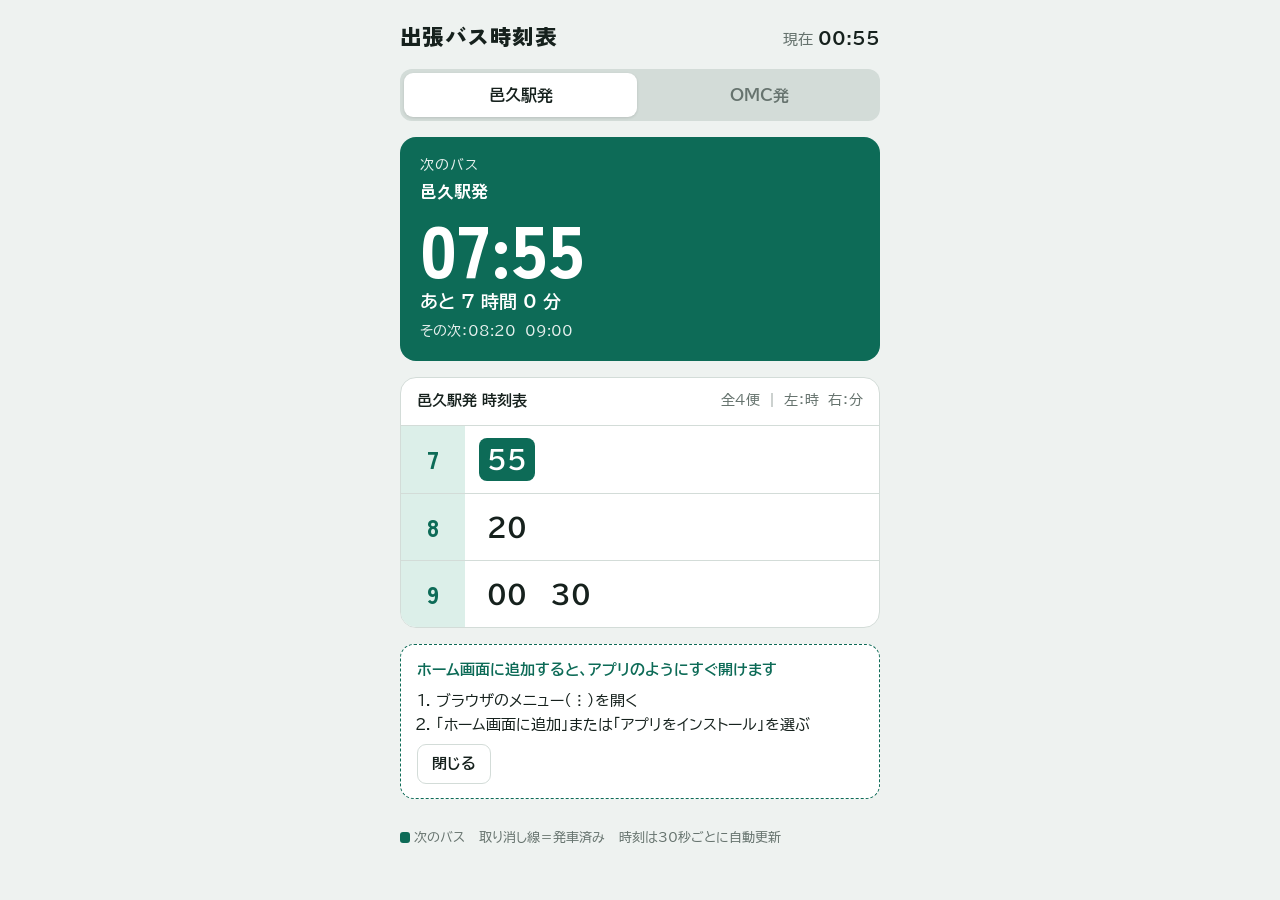
<file: bus/index.html>
<!doctype html>
<html lang="ja">
<head>
<meta charset="utf-8">
<meta name="viewport" content="width=device-width, initial-scale=1, viewport-fit=cover">
<title>出張バス時刻表</title>
<meta name="description" content="邑久駅発・OMC発のバス時刻と、次のバスまでの残り時間を表示します。">
<meta name="theme-color" content="#0d6b57">
<link rel="manifest" href="manifest.webmanifest">
<link rel="icon" href="icon.svg" type="image/svg+xml">
<link rel="apple-touch-icon" href="apple-touch-icon.png">
<meta name="apple-mobile-web-app-capable" content="yes">
<meta name="mobile-web-app-capable" content="yes">
<meta name="apple-mobile-web-app-title" content="バス時刻">
<meta name="apple-mobile-web-app-status-bar-style" content="default">
<link rel="preconnect" href="https://fonts.googleapis.com">
<link rel="stylesheet" href="https://fonts.googleapis.com/css2?family=BIZ+UDPGothic:wght@400;700&family=Zen+Kaku+Gothic+New:wght@700;900&display=swap">
<style>
/* Layout: one narrow column like a bus-stop pole sign — next-bus panel on top, 時｜分 timetable below */
:root {
  --bg: #eef2f0;
  --surface: #ffffff;
  --fg: #16211d;
  --muted: #66736e;
  --line: #d3dcd8;
  --accent: #0d6b57;       /* bus-stop sign green */
  --accent-fg: #ffffff;
  --accent-soft: #dcefe9;
  --warn: #b4531a;
  --font-display: "Zen Kaku Gothic New", "Hiragino Sans", "Yu Gothic", sans-serif;
  --font-body: "BIZ UDPGothic", "Hiragino Sans", "Yu Gothic", "Meiryo", sans-serif;
}
@media (prefers-color-scheme: dark) {
  :root:not([data-theme="light"]) {
    --bg: #0f1513; --surface: #18211e; --fg: #e8efec; --muted: #93a29c; --line: #2b3733;
    --accent: #3fb394; --accent-fg: #06120e; --accent-soft: #1d3530; --warn: #f0995e;
    color-scheme: dark;
  }
}
:root[data-theme="dark"] {
  --bg: #0f1513; --surface: #18211e; --fg: #e8efec; --muted: #93a29c; --line: #2b3733;
  --accent: #3fb394; --accent-fg: #06120e; --accent-soft: #1d3530; --warn: #f0995e;
  color-scheme: dark;
}

* { box-sizing: border-box; }
html { -webkit-text-size-adjust: 100%; }
[hidden] { display: none !important; }
body {
  margin: 0;
  background: var(--bg);
  color: var(--fg);
  font-family: var(--font-body);
  font-size: 16px;
  line-height: 1.5;
  padding-left: max(16px, env(safe-area-inset-left, 0px));
  padding-right: max(16px, env(safe-area-inset-right, 0px));
  padding-top: calc(20px + env(safe-area-inset-top, 0px));
  padding-bottom: calc(40px + env(safe-area-inset-bottom, 0px));
}
.wrap { max-width: 480px; margin: 0 auto; display: flex; flex-direction: column; gap: 16px; }

header { display: flex; justify-content: space-between; align-items: baseline; gap: 12px; flex-wrap: wrap; }
h1 { font-family: var(--font-display); font-weight: 900; font-size: 1.35rem; margin: 0; letter-spacing: .02em; }
.clock { font-variant-numeric: tabular-nums; color: var(--muted); font-size: .95rem; }
.clock b { color: var(--fg); font-size: 1.15rem; }

/* stop switcher */
.tabs { display: grid; grid-template-columns: 1fr 1fr; gap: 6px; background: var(--line); padding: 4px; border-radius: 12px; }
.tabs button {
  font: inherit; font-weight: 700; font-size: 1rem; border: 0; border-radius: 9px; padding: 10px 8px;
  background: transparent; color: var(--muted); cursor: pointer;
}
.tabs button[aria-selected="true"] { background: var(--surface); color: var(--fg); box-shadow: 0 1px 3px rgb(0 0 0 / .12); }
.tabs button:focus-visible { outline: 3px solid var(--accent); outline-offset: 1px; }

/* next bus panel */
.next {
  background: var(--accent); color: var(--accent-fg);
  border-radius: 16px; padding: 18px 20px 20px;
  display: flex; flex-direction: column; gap: 4px;
}
.next .label { font-size: .85rem; letter-spacing: .08em; opacity: .9; }
.next .stopname { font-family: var(--font-display); font-weight: 700; font-size: 1.05rem; }
.next .time {
  font-family: var(--font-display); font-weight: 900; font-variant-numeric: tabular-nums;
  font-size: clamp(3.2rem, 18vw, 4.6rem); line-height: 1.05; letter-spacing: .02em;
}
.next .wait { font-size: 1.1rem; font-weight: 700; }
.next .after { font-size: .9rem; opacity: .9; font-variant-numeric: tabular-nums; }
.next.done { background: var(--surface); color: var(--fg); border: 1px solid var(--line); }
.next.done .time { font-size: 1.6rem; }
.soon .wait { background: var(--accent-fg); color: var(--accent); align-self: flex-start; padding: 2px 10px; border-radius: 999px; }

/* timetable: Japanese 時｜分 layout */
.table { background: var(--surface); border: 1px solid var(--line); border-radius: 16px; overflow: hidden; }
.table h2 { margin: 0; padding: 12px 16px; font-size: .95rem; font-weight: 700; border-bottom: 1px solid var(--line); display: flex; justify-content: space-between; gap: 8px; }
.table h2 span { color: var(--muted); font-weight: 400; font-size: .85rem; }
.row { display: grid; grid-template-columns: 64px 1fr; border-bottom: 1px solid var(--line); }
.row:last-child { border-bottom: 0; }
.hour {
  background: var(--accent-soft); color: var(--accent);
  font-family: var(--font-display); font-weight: 900; font-size: 1.5rem;
  display: grid; place-items: center; font-variant-numeric: tabular-nums;
}
.mins { display: flex; flex-wrap: wrap; gap: 8px; padding: 12px 14px; }
.min {
  font-variant-numeric: tabular-nums; font-weight: 700; font-size: 1.6rem;
  min-width: 2.6ch; text-align: center; padding: 2px 8px; border-radius: 8px;
}
.min.past { color: var(--muted); opacity: .45; text-decoration: line-through; font-weight: 400; }
.min.is-next { background: var(--accent); color: var(--accent-fg); }
.legend { font-size: .8rem; color: var(--muted); display: flex; gap: 14px; flex-wrap: wrap; }
.legend i { display: inline-block; width: .8em; height: .8em; border-radius: 3px; background: var(--accent); vertical-align: -1px; margin-right: 4px; }

.install { background: var(--surface); border: 1px dashed var(--accent); border-radius: 14px; padding: 14px 16px; display: flex; flex-direction: column; gap: 8px; font-size: .92rem; }
.install strong { color: var(--accent); }
.install ol { margin: 0; padding-left: 1.3em; display: flex; flex-direction: column; gap: 2px; }
.install .actions { display: flex; gap: 8px; flex-wrap: wrap; }
.install button { font: inherit; font-weight: 700; border-radius: 9px; padding: 8px 14px; cursor: pointer; border: 1px solid var(--line); background: transparent; color: var(--fg); }
.install button.primary { background: var(--accent); color: var(--accent-fg); border-color: var(--accent); }
.install button:focus-visible { outline: 3px solid var(--accent); outline-offset: 2px; }
</style>
</head>
<body>

<div class="wrap">
  <header>
    <h1>出張バス時刻表</h1>
    <div class="clock">現在 <b id="now">--:--</b></div>
  </header>

  <div class="tabs" role="tablist" id="tabs"></div>

  <section class="next" id="next" aria-live="polite"></section>

  <section class="table" id="table"></section>

  <section class="install" id="install" hidden>
    <strong>ホーム画面に追加すると、アプリのようにすぐ開けます</strong>
    <div id="install-steps"></div>
    <div class="actions">
      <button type="button" class="primary" id="install-btn" hidden>ホーム画面に追加</button>
      <button type="button" id="install-close">閉じる</button>
    </div>
  </section>

  <p class="legend"><span><i></i>次のバス</span><span>取り消し線＝発車済み</span><span>時刻は30秒ごとに自動更新</span></p>
</div>

<script>
const STOPS = [
  { id: "oku", name: "邑久駅発", times: ["07:55", "08:20", "09:00", "09:30"] },
  { id: "omc", name: "OMC発",   times: ["17:15", "17:40", "18:05"] },
];

const toMin = t => { const [h, m] = t.split(":").map(Number); return h * 60 + m; };
const pad = n => String(n).padStart(2, "0");

// Start on the stop whose buses are still to come today (morning → 邑久駅, afternoon → OMC)
function defaultStop() {
  const d = new Date(), now = d.getHours() * 60 + d.getMinutes();
  const first = STOPS.find(s => s.times.some(t => toMin(t) >= now));
  return (first || STOPS[0]).id;
}

let current = defaultStop();
try { const saved = sessionStorage.getItem("bus-stop"); if (saved && STOPS.some(s => s.id === saved)) current = saved; } catch (e) {}

const tabsEl = document.getElementById("tabs");
STOPS.forEach(s => {
  const b = document.createElement("button");
  b.type = "button"; b.role = "tab"; b.id = "tab-" + s.id; b.textContent = s.name;
  b.addEventListener("click", () => {
    current = s.id;
    try { sessionStorage.setItem("bus-stop", current); } catch (e) {}
    render();
  });
  tabsEl.appendChild(b);
});

function waitText(diff) {
  if (diff <= 0) return "まもなく発車";
  if (diff < 60) return `あと ${diff} 分`;
  return `あと ${Math.floor(diff / 60)} 時間 ${diff % 60} 分`;
}

function render() {
  const d = new Date();
  const now = d.getHours() * 60 + d.getMinutes();
  document.getElementById("now").textContent = `${pad(d.getHours())}:${pad(d.getMinutes())}`;

  const stop = STOPS.find(s => s.id === current);
  tabsEl.querySelectorAll("button").forEach(b => b.setAttribute("aria-selected", String(b.id === "tab-" + current)));

  const upcoming = stop.times.filter(t => toMin(t) >= now);
  const nextT = upcoming[0];

  // next bus panel
  const nextEl = document.getElementById("next");
  if (nextT) {
    const diff = toMin(nextT) - now;
    nextEl.className = "next" + (diff <= 10 ? " soon" : "");
    const after = upcoming.slice(1, 3);
    nextEl.innerHTML = `
      <div class="label">次のバス</div>
      <div class="stopname">${stop.name}</div>
      <div class="time">${nextT}</div>
      <div class="wait">${waitText(diff)}</div>
      <div class="after">${after.length ? "その次：" + after.join("　") : "これが本日の最終です"}</div>`;
  } else {
    nextEl.className = "next done";
    nextEl.innerHTML = `
      <div class="label">${stop.name}</div>
      <div class="time">本日の運行は終了しました</div>
      <div class="after">明日の始発：${stop.times[0]}</div>`;
  }

  // 時｜分 timetable
  const byHour = {};
  stop.times.forEach(t => { const h = t.slice(0, 2); (byHour[h] ||= []).push(t); });
  const rows = Object.keys(byHour).sort().map(h => `
    <div class="row">
      <div class="hour">${Number(h)}</div>
      <div class="mins">${byHour[h].map(t => {
        const cls = t === nextT ? "is-next" : (toMin(t) < now ? "past" : "");
        return `<span class="min ${cls}" title="${t}">${t.slice(3)}</span>`;
      }).join("")}</div>
    </div>`).join("");
  document.getElementById("table").innerHTML =
    `<h2>${stop.name} 時刻表 <span>全${stop.times.length}便 ｜ 左：時　右：分</span></h2>${rows}`;
}

render();
setInterval(render, 30000);
document.addEventListener("visibilitychange", () => { if (!document.hidden) render(); });

// ---- ホーム画面に追加（PWA） ----
if ("serviceWorker" in navigator) {
  window.addEventListener("load", () => navigator.serviceWorker.register("sw.js").catch(() => {}));
}
(function () {
  const box = document.getElementById("install");
  const steps = document.getElementById("install-steps");
  const btn = document.getElementById("install-btn");
  const standalone = matchMedia("(display-mode: standalone)").matches || navigator.standalone === true;
  let dismissed = false;
  try { dismissed = localStorage.getItem("bus-install-dismissed") === "1"; } catch (e) {}
  if (standalone || dismissed) return;

  const ua = navigator.userAgent;
  const isIOS = /iPhone|iPad|iPod/.test(ua) || (navigator.platform === "MacIntel" && navigator.maxTouchPoints > 1);
  if (isIOS) {
    steps.innerHTML = "<ol><li>Safari で開く</li><li>画面下の共有ボタン（□に↑）をタップ</li><li>「ホーム画面に追加」→「追加」</li></ol>";
  } else {
    steps.innerHTML = "<ol><li>ブラウザのメニュー（︙）を開く</li><li>「ホーム画面に追加」または「アプリをインストール」を選ぶ</li></ol>";
  }
  box.hidden = false;

  let deferred = null;
  window.addEventListener("beforeinstallprompt", e => {
    e.preventDefault(); deferred = e; btn.hidden = false;
  });
  btn.addEventListener("click", async () => {
    if (!deferred) return;
    deferred.prompt();
    const { outcome } = await deferred.userChoice;
    deferred = null; btn.hidden = true;
    if (outcome === "accepted") box.hidden = true;
  });
  window.addEventListener("appinstalled", () => { box.hidden = true; });
  document.getElementById("install-close").addEventListener("click", () => {
    box.hidden = true;
    try { localStorage.setItem("bus-install-dismissed", "1"); } catch (e) {}
  });
})();
</script>
</body>
</html>
</file>
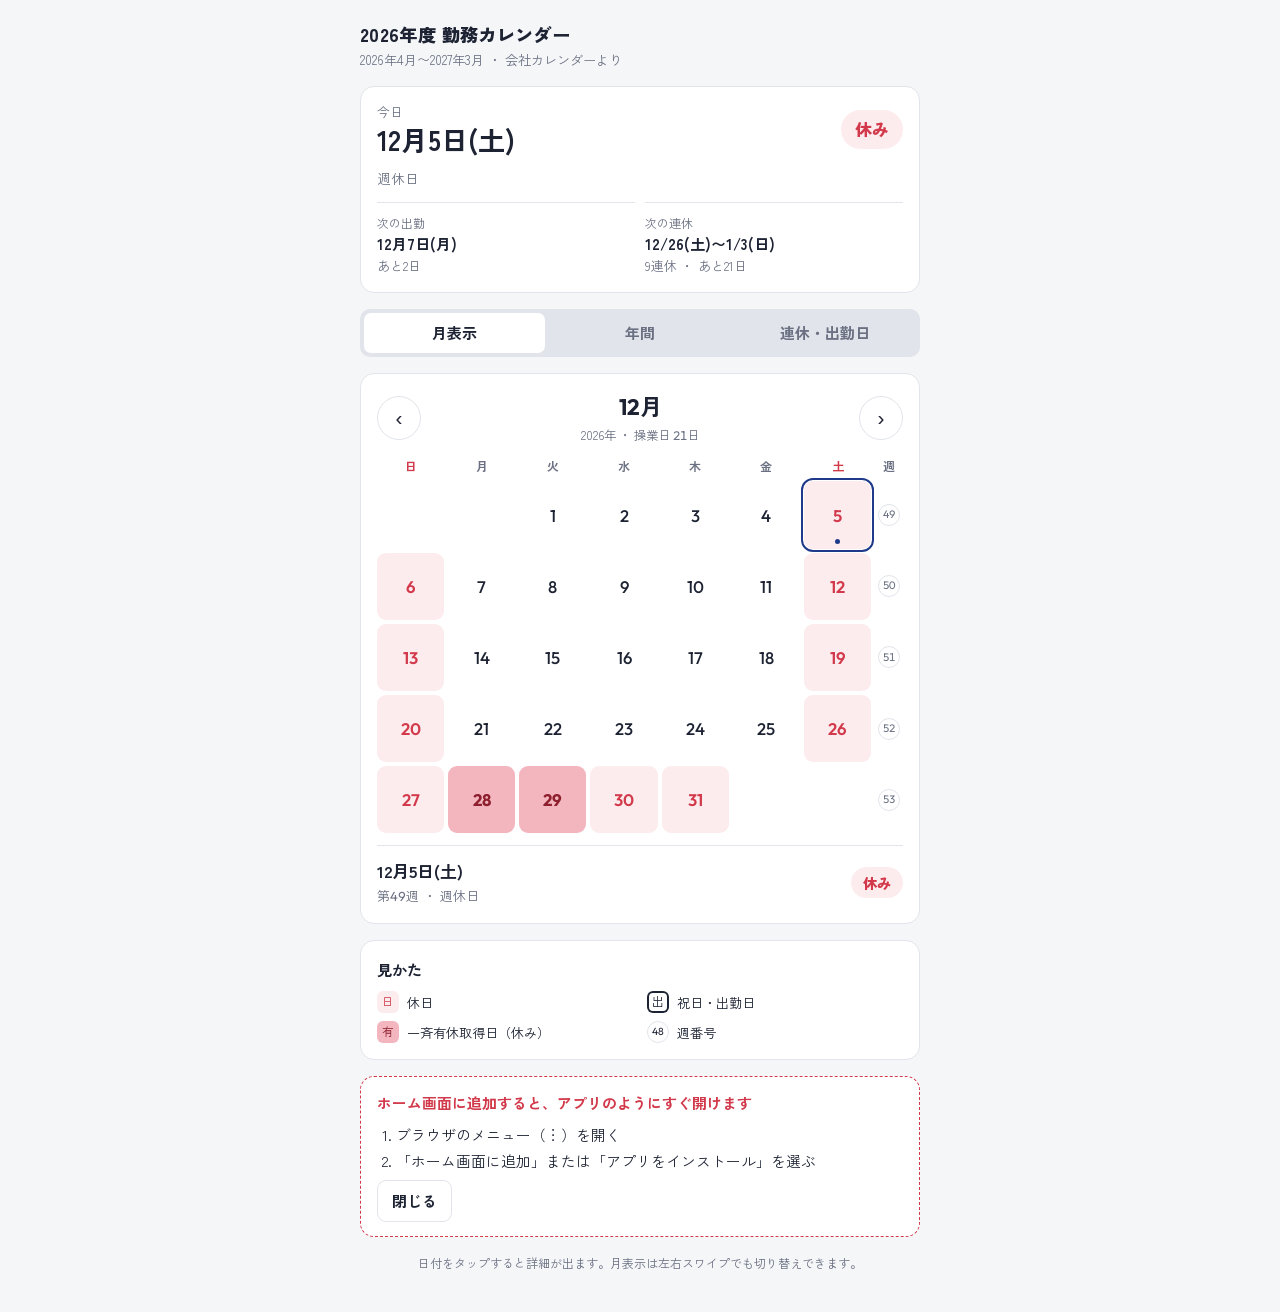
<file: calendar/index.html>
<!doctype html>
<html lang="ja">
<head>
<meta charset="utf-8">
<meta name="viewport" content="width=device-width, initial-scale=1, viewport-fit=cover">
<title>2026年度 勤務カレンダー</title>
<meta name="description" content="職場の2026年度カレンダー。今日が出勤か休みか、次の休みや連休をすぐ確認できます。">
<meta name="theme-color" content="#d23a4c">
<link rel="manifest" href="manifest.webmanifest">
<link rel="icon" href="icon.svg" type="image/svg+xml">
<link rel="apple-touch-icon" href="apple-touch-icon.png">
<meta name="apple-mobile-web-app-capable" content="yes">
<meta name="mobile-web-app-capable" content="yes">
<meta name="apple-mobile-web-app-title" content="勤務カレンダー">
<meta name="apple-mobile-web-app-status-bar-style" content="default">
<link rel="preconnect" href="https://fonts.googleapis.com">
<link rel="stylesheet" href="https://fonts.googleapis.com/css2?family=Zen+Kaku+Gothic+New:wght@400;500;700;900&family=Outfit:wght@400;500;600;700&display=swap">
<style>
/* Layout: one narrow column, phone first — today's status on top, then month grid, then lists. */
:root{
  --bg:#f5f6f8; --surface:#ffffff; --ink:#1d2333; --muted:#6b7183; --line:#e1e4ea;
  --off:#d23a4c; --off-bg:#fdecee; --paid:#f3b6be; --paid-ink:#8e1f2e;
  --work:#2d6a4f; --work-bg:#e6f2ec; --accent:#1f3a8a; --ring:#1d2333;
  --font-jp:"Zen Kaku Gothic New","Hiragino Sans","Hiragino Kaku Gothic ProN","Noto Sans JP","Yu Gothic",sans-serif;
  --font-num:"Outfit","Zen Kaku Gothic New",system-ui,sans-serif;
}
@media (prefers-color-scheme: dark){:root:not([data-theme="light"]){
  --bg:#12151c; --surface:#1b1f29; --ink:#e9ebf1; --muted:#9aa0b1; --line:#2c3240;
  --off:#ff6b7b; --off-bg:#3a1d24; --paid:#7a2f3b; --paid-ink:#ffd5da;
  --work:#6fcf9f; --work-bg:#17312a; --accent:#8fa8ff; --ring:#e9ebf1; color-scheme:dark}}
:root[data-theme="dark"]{
  --bg:#12151c; --surface:#1b1f29; --ink:#e9ebf1; --muted:#9aa0b1; --line:#2c3240;
  --off:#ff6b7b; --off-bg:#3a1d24; --paid:#7a2f3b; --paid-ink:#ffd5da;
  --work:#6fcf9f; --work-bg:#17312a; --accent:#8fa8ff; --ring:#e9ebf1; color-scheme:dark}
*{box-sizing:border-box}
body{background:var(--bg);color:var(--ink);font-family:var(--font-jp);font-size:15px;line-height:1.6;
  padding-left:max(16px,env(safe-area-inset-left,0px));padding-right:max(16px,env(safe-area-inset-right,0px));padding-block:20px 40px}
.wrap{max-width:560px;margin:0 auto;display:flex;flex-direction:column;gap:16px}
header h1{font-size:1.15rem;font-weight:900;margin:0;letter-spacing:.02em;text-wrap:balance}
header p{margin:0;color:var(--muted);font-size:.82rem}
.num{font-family:var(--font-num);font-variant-numeric:tabular-nums}
.panel{background:var(--surface);border:1px solid var(--line);border-radius:14px;padding:16px}
h2{font-size:.95rem;margin:0 0 10px;font-weight:700}

/* Today */
.today{display:flex;flex-direction:column;gap:12px}
.today-top{display:flex;align-items:center;justify-content:space-between;gap:12px;flex-wrap:wrap}
.today-label{font-size:.78rem;color:var(--muted);letter-spacing:.08em}
.today-date{font-size:1.7rem;font-weight:700;line-height:1.2}
.pill{display:inline-flex;align-items:center;gap:6px;border-radius:999px;padding:6px 14px;font-weight:900;font-size:1.05rem;white-space:nowrap}
.pill.work{background:var(--work-bg);color:var(--work)}
.pill.off{background:var(--off-bg);color:var(--off)}
.pill.paid{background:var(--paid);color:var(--paid-ink)}
.pill.hw{background:var(--work-bg);color:var(--work);box-shadow:inset 0 0 0 2px var(--work)}
.note{font-size:.85rem;color:var(--muted)}
.next{display:grid;grid-template-columns:1fr 1fr;gap:10px}
.next > div{border-top:1px solid var(--line);padding-top:10px;min-width:0}
.next .k{font-size:.75rem;color:var(--muted)}
.next .v{font-weight:700}
.next .s{font-size:.8rem;color:var(--muted)}

/* Tabs */
.tabs{display:flex;gap:4px;background:var(--line);padding:4px;border-radius:10px}
.tabs button{flex:1;border:0;background:transparent;color:var(--muted);font:inherit;font-weight:700;padding:8px;border-radius:7px;cursor:pointer}
.tabs button[aria-selected="true"]{background:var(--surface);color:var(--ink)}

/* Month */
.mhead{display:flex;align-items:center;justify-content:space-between;gap:8px;margin-bottom:10px}
.mtitle{text-align:center}
.mtitle b{font-size:1.4rem;font-family:var(--font-num)}
.mtitle > span{display:block;font-size:.78rem;color:var(--muted)}
.nav{width:44px;height:44px;border-radius:50%;border:1px solid var(--line);background:var(--surface);color:var(--ink);font-size:1.3rem;cursor:pointer}
.nav:disabled{opacity:.3;cursor:default}
.grid{display:grid;grid-template-columns:repeat(7,1fr) 28px;gap:4px;touch-action:pan-y}
.dow{text-align:center;font-size:.75rem;color:var(--muted);font-weight:700;padding-bottom:2px}
.dow.sun,.dow.sat{color:var(--off)}
.wk{display:flex;align-items:center;justify-content:center;font-size:.68rem;color:var(--muted)}
.wk i{font-style:normal;border:1px solid var(--line);border-radius:50%;width:22px;height:22px;display:flex;align-items:center;justify-content:center}
.day{aspect-ratio:1/1;max-width:100%;border:0;border-radius:9px;background:transparent;color:var(--ink);font-family:var(--font-num);font-size:1.05rem;font-weight:500;cursor:pointer;position:relative;display:flex;align-items:center;justify-content:center;padding:0}
.day.off{color:var(--off);background:var(--off-bg);font-weight:600}
.day.paid{background:var(--paid);color:var(--paid-ink);font-weight:700}
.day.hw{box-shadow:inset 0 0 0 2px var(--ink);font-weight:700}
.day.today::after{content:"";position:absolute;left:50%;bottom:5px;width:5px;height:5px;margin-left:-2.5px;border-radius:50%;background:var(--accent)}
.day.sel{outline:2.5px solid var(--accent);outline-offset:1px}
.day:focus-visible{outline:2.5px solid var(--accent);outline-offset:1px}
.day.empty{cursor:default}
.detail{margin-top:12px;border-top:1px solid var(--line);padding-top:12px;display:flex;align-items:center;justify-content:space-between;gap:10px;flex-wrap:wrap;min-height:58px}
.detail .d{font-weight:700;font-size:1.05rem}
.detail .n{font-size:.82rem;color:var(--muted)}
.detail .pill{font-size:.9rem;padding:4px 12px}

/* Year */
.year{display:grid;grid-template-columns:repeat(3,1fr);gap:10px}
@media (max-width:420px){.year{grid-template-columns:repeat(2,1fr)}}
.mini{border:1px solid var(--line);border-radius:10px;padding:8px;background:var(--surface);cursor:pointer;text-align:left;color:var(--ink);font:inherit;min-width:0}
.mini:hover{border-color:var(--muted)}
.mini .h{display:flex;justify-content:space-between;align-items:baseline;margin-bottom:4px}
.mini .h b{font-family:var(--font-num);font-size:1.05rem}
.mini .h span{font-size:.68rem;color:var(--muted)}
.mg{display:grid;grid-template-columns:repeat(7,1fr);gap:1px}
.mg i{font-style:normal;font-family:var(--font-num);font-size:.62rem;text-align:center;line-height:1.7;border-radius:3px}
.mg i.off{color:var(--off);background:var(--off-bg)}
.mg i.paid{background:var(--paid);color:var(--paid-ink)}
.mg i.hw{box-shadow:inset 0 0 0 1px var(--ink)}
.mg i.today{background:var(--accent);color:var(--surface)}

/* Lists */
.list{list-style:none;margin:0;padding:0;display:flex;flex-direction:column}
.list li{display:flex;justify-content:space-between;align-items:center;gap:10px;padding:9px 0;border-top:1px solid var(--line)}
.list li:first-child{border-top:0}
.list li.past{opacity:.45}
.list .t{font-weight:700}
.list .sub{font-size:.78rem;color:var(--muted)}
.badge{font-family:var(--font-num);font-weight:700;font-size:.85rem;border-radius:6px;padding:2px 8px;white-space:nowrap;background:var(--off-bg);color:var(--off)}
.badge.big{background:var(--off);color:var(--surface)}
.badge.w{background:var(--work-bg);color:var(--work)}
.legend{display:grid;grid-template-columns:1fr 1fr;gap:8px 14px;font-size:.82rem}
.legend span{display:flex;align-items:center;gap:8px}
.sw{font-style:normal;width:22px;height:22px;border-radius:6px;display:inline-flex;align-items:center;justify-content:center;font-family:var(--font-num);font-size:.72rem;flex:none}
.stats{display:grid;grid-template-columns:repeat(3,1fr);gap:8px;text-align:center}
.stats b{display:block;font-family:var(--font-num);font-size:1.5rem}
.stats span{font-size:.75rem;color:var(--muted)}
footer{font-size:.75rem;color:var(--muted);text-align:center}
@media (prefers-reduced-motion:no-preference){.grid.slide{animation:sl .18s ease-out}@keyframes sl{from{opacity:.4;transform:translateX(var(--dx,0))}to{opacity:1;transform:none}}}

[hidden]{display:none!important}
html{-webkit-text-size-adjust:100%}
body{margin:0;padding-top:max(20px,env(safe-area-inset-top,0px));padding-bottom:max(40px,env(safe-area-inset-bottom,0px))}
.install{background:var(--surface);border:1px dashed var(--off);border-radius:14px;padding:14px 16px;display:flex;flex-direction:column;gap:8px;font-size:.92rem}
.install strong{color:var(--off)}
.install ol{margin:0;padding-left:1.3em;display:flex;flex-direction:column;gap:2px}
.install .actions{display:flex;gap:8px;flex-wrap:wrap}
.install button{font:inherit;font-weight:700;border-radius:9px;padding:8px 14px;cursor:pointer;border:1px solid var(--line);background:transparent;color:var(--ink)}
.install button.primary{background:var(--off);color:#fff;border-color:var(--off)}
.install button:focus-visible{outline:3px solid var(--accent);outline-offset:2px}
</style>
</head>
<body>
<div class="wrap">
  <header>
    <h1>2026年度 勤務カレンダー</h1>
    <p>2026年4月〜2027年3月 ・ 会社カレンダーより</p>
  </header>

  <section class="panel today" id="today"></section>

  <div class="tabs" role="tablist">
    <button role="tab" id="tab-month" aria-selected="true">月表示</button>
    <button role="tab" id="tab-year" aria-selected="false">年間</button>
    <button role="tab" id="tab-list" aria-selected="false">連休・出勤日</button>
  </div>

  <section class="panel" id="view-month">
    <div class="mhead">
      <button class="nav" id="prev" aria-label="前の月">‹</button>
      <div class="mtitle" id="mtitle"></div>
      <button class="nav" id="next" aria-label="次の月">›</button>
    </div>
    <div class="grid" id="grid"></div>
    <div class="detail" id="detail"></div>
  </section>

  <section class="panel" id="view-year" hidden>
    <h2>年間カレンダー</h2>
    <div class="year" id="year"></div>
  </section>

  <div id="view-list" hidden style="display:flex;flex-direction:column;gap:16px">
    <section class="panel"><h2>連休（3日以上）</h2><ul class="list" id="streaks"></ul></section>
    <section class="panel"><h2>祝日・出勤日</h2><p class="note" style="margin:0 0 6px">カレンダーで□印の日。祝日ですが出勤です。</p><ul class="list" id="hwork"></ul></section>
    <section class="panel"><h2>年間の合計</h2><div class="stats" id="stats"></div></section>
  </div>

  <section class="panel">
    <h2>見かた</h2>
    <div class="legend">
      <span><i class="sw" style="background:var(--off-bg);color:var(--off)">日</i>休日</span>
      <span><i class="sw" style="box-shadow:inset 0 0 0 2px var(--ink)">出</i>祝日・出勤日</span>
      <span><i class="sw" style="background:var(--paid);color:var(--paid-ink)">有</i>一斉有休取得日（休み）</span>
      <span><i class="sw" style="border:1px solid var(--line);border-radius:50%;font-size:.65rem">48</i>週番号</span>
    </div>
  </section>

  <section class="install" id="install" hidden>
    <strong>ホーム画面に追加すると、アプリのようにすぐ開けます</strong>
    <div id="install-steps"></div>
    <div class="actions">
      <button type="button" class="primary" id="install-btn" hidden>ホーム画面に追加</button>
      <button type="button" id="install-close">閉じる</button>
    </div>
  </section>

  <footer>日付をタップすると詳細が出ます。月表示は左右スワイプでも切り替えできます。</footer>
</div>

<script>
(function(){
// ===== Calendar data (transcribed from the printed card) =====
const OFF = {
  "2026-04":[4,5,11,12,18,19,25,26],
  "2026-05":[2,3,4,5,6,7,8,9,10,16,17,23,24,30,31],
  "2026-06":[6,7,13,14,20,21,27,28],
  "2026-07":[4,5,11,12,18,19,20,25,26],
  "2026-08":[1,2,8,9,10,11,12,13,14,15,16,22,23,29,30],
  "2026-09":[5,6,12,13,19,20,21,26,27],
  "2026-10":[3,4,10,11,12,17,18,24,25,31],
  "2026-11":[1,7,8,14,15,21,22,23,28,29],
  "2026-12":[5,6,12,13,19,20,26,27,30,31],
  "2027-01":[1,2,3,9,10,11,16,17,23,24,30,31],
  "2027-02":[6,7,13,14,20,21,27,28],
  "2027-03":[6,7,13,14,20,21,22,27,28]
};
const PAID = new Set(["2026-12-28","2026-12-29"]);
const HOLIDAY_WORK = new Set(["2026-04-29","2026-09-22","2026-09-23","2026-11-03","2027-02-11","2027-02-23"]);
const HOLIDAYS = {
  "2026-04-29":"昭和の日","2026-05-03":"憲法記念日","2026-05-04":"みどりの日","2026-05-05":"こどもの日","2026-05-06":"振替休日",
  "2026-07-20":"海の日","2026-08-11":"山の日","2026-09-21":"敬老の日","2026-09-22":"国民の休日","2026-09-23":"秋分の日",
  "2026-10-12":"スポーツの日","2026-11-03":"文化の日","2026-11-23":"勤労感謝の日","2027-01-01":"元日","2027-01-11":"成人の日",
  "2027-02-11":"建国記念の日","2027-02-23":"天皇誕生日","2027-03-21":"春分の日","2027-03-22":"振替休日"
};
const SEASONS = [
  ["2026-05-02","2026-05-10","ゴールデンウィーク"],
  ["2026-08-08","2026-08-16","夏季休暇"],
  ["2026-12-26","2027-01-03","年末年始休暇"]
];
const START = new Date(2026,3,1), END = new Date(2027,2,31);
const DOW = ["日","月","火","水","木","金","土"];

// ===== Helpers =====
const pad = n => String(n).padStart(2,"0");
const key = d => `${d.getFullYear()}-${pad(d.getMonth()+1)}-${pad(d.getDate())}`;
const mkey = (y,m) => `${y}-${pad(m+1)}`;
const addDays = (d,n) => new Date(d.getFullYear(),d.getMonth(),d.getDate()+n);
const inRange = d => d >= START && d <= END;
const fmt = d => `${d.getMonth()+1}月${d.getDate()}日(${DOW[d.getDay()]})`;
const fmtShort = d => `${d.getMonth()+1}/${d.getDate()}(${DOW[d.getDay()]})`;
const diffDays = (a,b) => Math.round((b-a)/864e5);

function status(d){
  const k = key(d);
  if (!inRange(d)) return "none";
  if (PAID.has(k)) return "paid";
  if (HOLIDAY_WORK.has(k)) return "hw";
  if ((OFF[k.slice(0,7)]||[]).includes(d.getDate())) return "off";
  return "work";
}
const isRest = d => { const s = status(d); return s==="off"||s==="paid"; };
function season(d){ const k=key(d); const s=SEASONS.find(([a,b])=>k>=a&&k<=b); return s?s[2]:""; }
function noteFor(d){
  const k=key(d), st=status(d), parts=[];
  if (HOLIDAYS[k]) parts.push(HOLIDAYS[k]);
  if (st==="paid") parts.push("全社一斉に有給休暇を取る日");
  if (st==="hw") parts.push("祝日ですが出勤日");
  const s = season(d); if (s && st!=="work" && st!=="hw") parts.push(s);
  if (st==="off" && !parts.length) parts.push(d.getDay()===0||d.getDay()===6 ? "週休日" : "会社休日");
  return parts.join("・");
}
const LABEL = {work:"出勤",hw:"出勤",off:"休み",paid:"休み（有休）",none:"範囲外"};
function weekNo(d){
  const sun = addDays(d,-d.getDay());
  const base = sun >= new Date(2027,0,3) ? new Date(2027,0,3) : new Date(2025,11,28);
  return Math.floor(diffDays(base,sun)/7)+1;
}
function workDays(y,m){
  const n = new Date(y,m+1,0).getDate();
  return n - (OFF[mkey(y,m)]||[]).length; // 有休日は操業日に含む（カード記載どおり）
}

// ===== Streaks =====
const streaks = [];
for (let d=new Date(START); d<=END; d=addDays(d,1)){
  if (isRest(d) && !isRest(addDays(d,-1))){
    let e=d; while (addDays(e,1)<=END && isRest(addDays(e,1))) e=addDays(e,1);
    const len = diffDays(d,e)+1;
    if (len>=2) streaks.push({s:new Date(d),e,len});
  }
}

// ===== Today =====
const now = new Date(); const today = new Date(now.getFullYear(),now.getMonth(),now.getDate());
function renderToday(){
  const el = document.getElementById("today");
  if (!inRange(today)){
    el.innerHTML = `<div><div class="today-label">今日</div><div class="today-date">${fmt(today)}</div></div>
      <p class="note" style="margin:0">今日はこのカレンダーの期間外です（2026年4月1日〜2027年3月31日）。</p>`;
    return;
  }
  const st = status(today);
  let nextOff=null, nextWork=null;
  for (let d=addDays(today,1); d<=END; d=addDays(d,1)){
    if (!nextOff && isRest(d)) nextOff=d;
    if (!nextWork && !isRest(d)) nextWork=d;
    if (nextOff && nextWork) break;
  }
  const nextLong = streaks.find(s=>s.len>=3 && s.e>=today && s.s>today) ;
  const cur = streaks.find(s=>s.s<=today && s.e>=today);
  const left = (a)=> { const n=diffDays(today,a); return n===1?"明日":`あと${n}日`; };
  let a, b;
  if (st==="work"||st==="hw"){
    a = nextOff ? `<div class="k">次の休み</div><div class="v">${fmt(nextOff)}</div><div class="s">${left(nextOff)}</div>` : `<div class="k">次の休み</div><div class="v">—</div>`;
  } else {
    a = nextWork ? `<div class="k">次の出勤</div><div class="v">${fmt(nextWork)}</div><div class="s">${left(nextWork)}${cur&&cur.len>=3?` ・ ${cur.len}連休中`:""}</div>` : `<div class="k">次の出勤</div><div class="v">—</div>`;
  }
  b = nextLong ? `<div class="k">次の連休</div><div class="v">${fmtShort(nextLong.s)}〜${fmtShort(nextLong.e)}</div><div class="s">${nextLong.len}連休 ・ ${left(nextLong.s)}</div>` : `<div class="k">次の連休</div><div class="v">今年度はもうありません</div>`;
  const note = noteFor(today);
  el.innerHTML = `
    <div class="today-top">
      <div><div class="today-label">今日</div><div class="today-date">${fmt(today)}</div></div>
      <span class="pill ${st}">${LABEL[st]}</span>
    </div>
    ${note?`<div class="note">${note}</div>`:""}
    <div class="next"><div>${a}</div><div>${b}</div></div>`;
}

// ===== Month view =====
let curY, curM, sel;
function clampMonth(d){ if (d<START) return new Date(START); if (d>END) return new Date(2027,2,1); return d; }
let initial = clampMonth(today);
curY = initial.getFullYear(); curM = initial.getMonth();
sel = inRange(today) ? today : new Date(curY,curM,1);
try { const v = localStorage.getItem("wc-tab"); if (v) setTimeout(()=>showTab(v),0); } catch(e){}

function renderMonth(dx){
  const grid = document.getElementById("grid");
  document.getElementById("mtitle").innerHTML = `<b>${curM+1}月</b><span>${curY}年 ・ 操業日 <span class="num">${workDays(curY,curM)}</span>日</span>`;
  document.getElementById("prev").disabled = (curY===2026&&curM===3);
  document.getElementById("next").disabled = (curY===2027&&curM===2);
  let h = DOW.map((w,i)=>`<div class="dow ${i===0?"sun":i===6?"sat":""}">${w}</div>`).join("")+`<div class="dow">週</div>`;
  const first = new Date(curY,curM,1), last = new Date(curY,curM+1,0);
  let d = addDays(first,-first.getDay());
  while (d<=last){
    for (let i=0;i<7;i++){
      const day = addDays(d,i);
      if (day.getMonth()!==curM){ h+=`<span class="day empty"></span>`; continue; }
      const st=status(day), k=key(day);
      const cls=["day",st==="work"?"":st, k===key(today)?"today":"", sel&&k===key(sel)?"sel":""].join(" ");
      h+=`<button class="${cls}" data-k="${k}" aria-label="${fmt(day)} ${LABEL[st]}">${day.getDate()}</button>`;
    }
    h+=`<div class="wk"><i class="num">${weekNo(d)}</i></div>`;
    d=addDays(d,7);
  }
  grid.innerHTML=h;
  if (dx){ grid.classList.remove("slide"); void grid.offsetWidth; grid.style.setProperty("--dx",dx+"px"); grid.classList.add("slide"); }
  renderDetail();
}
function renderDetail(){
  const el=document.getElementById("detail");
  if (!sel || sel.getMonth()!==curM){ el.innerHTML=`<span class="n">日付をタップすると、出勤か休みかを表示します。</span>`; return; }
  const st=status(sel), note=noteFor(sel);
  el.innerHTML=`<div><div class="d">${fmt(sel)}</div><div class="n">第<span class="num">${weekNo(sel)}</span>週${note?" ・ "+note:""}</div></div><span class="pill ${st}">${LABEL[st]}</span>`;
}
function move(n){
  const d=new Date(curY,curM+n,1);
  if (d<new Date(2026,3,1)||d>new Date(2027,2,1)) return;
  curY=d.getFullYear(); curM=d.getMonth(); renderMonth(n>0?24:-24);
}
document.getElementById("prev").onclick=()=>move(-1);
document.getElementById("next").onclick=()=>move(1);
document.getElementById("grid").addEventListener("click",e=>{
  const b=e.target.closest("button.day[data-k]"); if(!b) return;
  const [y,m,dd]=b.dataset.k.split("-").map(Number); sel=new Date(y,m-1,dd); renderMonth();
  const nb=document.querySelector(`button.day[data-k="${b.dataset.k}"]`); if(nb) nb.focus({preventScroll:true});
});
let tx=null,ty=null;
const g=document.getElementById("grid");
g.addEventListener("touchstart",e=>{tx=e.touches[0].clientX;ty=e.touches[0].clientY},{passive:true});
g.addEventListener("touchend",e=>{ if(tx===null)return; const dx=e.changedTouches[0].clientX-tx, dy=e.changedTouches[0].clientY-ty;
  if (Math.abs(dx)>50 && Math.abs(dx)>Math.abs(dy)*1.5) move(dx<0?1:-1); tx=null; },{passive:true});
document.addEventListener("keydown",e=>{ if(document.getElementById("view-month").hidden) return;
  if(e.key==="ArrowLeft"&&!e.target.closest(".day")) move(-1); if(e.key==="ArrowRight"&&!e.target.closest(".day")) move(1); });

// ===== Year view =====
function renderYear(){
  let h="";
  for (let i=0;i<12;i++){
    const y=i<9?2026:2027, m=(3+i)%12, first=new Date(y,m,1), n=new Date(y,m+1,0).getDate();
    let cells="".padStart(0); for(let j=0;j<first.getDay();j++) cells+="<i></i>";
    for(let dd=1;dd<=n;dd++){ const d=new Date(y,m,dd), st=status(d);
      cells+=`<i class="${st==="work"?"":st} ${key(d)===key(today)?"today":""}">${dd}</i>`; }
    h+=`<button class="mini" data-y="${y}" data-m="${m}"><div class="h"><b>${m+1}月</b><span>操業 ${workDays(y,m)}日</span></div><div class="mg">${cells}</div></button>`;
  }
  document.getElementById("year").innerHTML=h;
}
document.getElementById("year").addEventListener("click",e=>{
  const b=e.target.closest(".mini"); if(!b)return; curY=+b.dataset.y; curM=+b.dataset.m; showTab("month"); renderMonth();
});

// ===== Lists =====
function renderLists(){
  document.getElementById("streaks").innerHTML = streaks.filter(s=>s.len>=3).map(s=>{
    const names=[...new Set([season(s.s),season(s.e)].filter(Boolean))];
    const paid=[]; for(let d=s.s;d<=s.e;d=addDays(d,1)) if(PAID.has(key(d))) paid.push(fmtShort(d));
    const hol=[]; for(let d=s.s;d<=s.e;d=addDays(d,1)) if(HOLIDAYS[key(d)]) hol.push(HOLIDAYS[key(d)]);
    const sub=[...names, ...(names.length?[]:hol.slice(0,1)), paid.length?`${paid.join("・")}は一斉有休`:""].filter(Boolean).join(" ・ ");
    return `<li class="${s.e<today?"past":""}"><div><div class="t">${fmtShort(s.s)} 〜 ${fmtShort(s.e)}</div>${sub?`<div class="sub">${sub}</div>`:""}</div><span class="badge ${s.len>=5?"big":""}">${s.len}連休</span></li>`;
  }).join("");
  document.getElementById("hwork").innerHTML=[...HOLIDAY_WORK].sort().map(k=>{
    const [y,m,dd]=k.split("-").map(Number), d=new Date(y,m-1,dd);
    return `<li class="${d<today?"past":""}"><div><div class="t">${fmt(d)}</div><div class="sub">${HOLIDAYS[k]||""}</div></div><span class="badge w">出勤</span></li>`;
  }).join("");
  let w=0,o=0,p=0; for(let d=new Date(START);d<=END;d=addDays(d,1)){const s=status(d); if(s==="off")o++; else if(s==="paid")p++; else w++;}
  document.getElementById("stats").innerHTML=`<div><b>${w}</b><span>出勤日</span></div><div><b>${o}</b><span>休日</span></div><div><b>${p}</b><span>一斉有休</span></div>`;
}

// ===== Tabs =====
function showTab(t){
  for (const n of ["month","year","list"]){
    document.getElementById("tab-"+n).setAttribute("aria-selected", n===t);
    document.getElementById("view-"+n).hidden = n!==t;
  }
  try{ localStorage.setItem("wc-tab",t); }catch(e){}
}
for (const n of ["month","year","list"]) document.getElementById("tab-"+n).onclick=()=>showTab(n);

renderToday(); renderMonth(); renderYear(); renderLists();
})();
// ---- ホーム画面に追加（PWA） ----
if ("serviceWorker" in navigator) {
  window.addEventListener("load", () => navigator.serviceWorker.register("sw.js").catch(() => {}));
}
(function () {
  const box = document.getElementById("install");
  const steps = document.getElementById("install-steps");
  const btn = document.getElementById("install-btn");
  const standalone = matchMedia("(display-mode: standalone)").matches || navigator.standalone === true;
  let dismissed = false;
  try { dismissed = localStorage.getItem("wc-install-dismissed") === "1"; } catch (e) {}
  if (standalone || dismissed) return;
  const ua = navigator.userAgent;
  if (/iPhone|iPad|iPod/.test(ua) || (/Macintosh/.test(ua) && navigator.maxTouchPoints > 1)) {
    steps.innerHTML = "<ol><li>Safari で開く</li><li>画面下の共有ボタン（□に↑）をタップ</li><li>「ホーム画面に追加」→「追加」</li></ol>";
  } else {
    steps.innerHTML = "<ol><li>ブラウザのメニュー（︙）を開く</li><li>「ホーム画面に追加」または「アプリをインストール」を選ぶ</li></ol>";
  }
  box.hidden = false;
  let deferred = null;
  window.addEventListener("beforeinstallprompt", e => { e.preventDefault(); deferred = e; btn.hidden = false; });
  btn.addEventListener("click", async () => {
    if (!deferred) return;
    deferred.prompt(); await deferred.userChoice.catch(() => {}); deferred = null; btn.hidden = true;
  });
  window.addEventListener("appinstalled", () => { box.hidden = true; });
  document.getElementById("install-close").addEventListener("click", () => {
    box.hidden = true;
    try { localStorage.setItem("wc-install-dismissed", "1"); } catch (e) {}
  });
})();
</script>
</body>
</html>
</file>
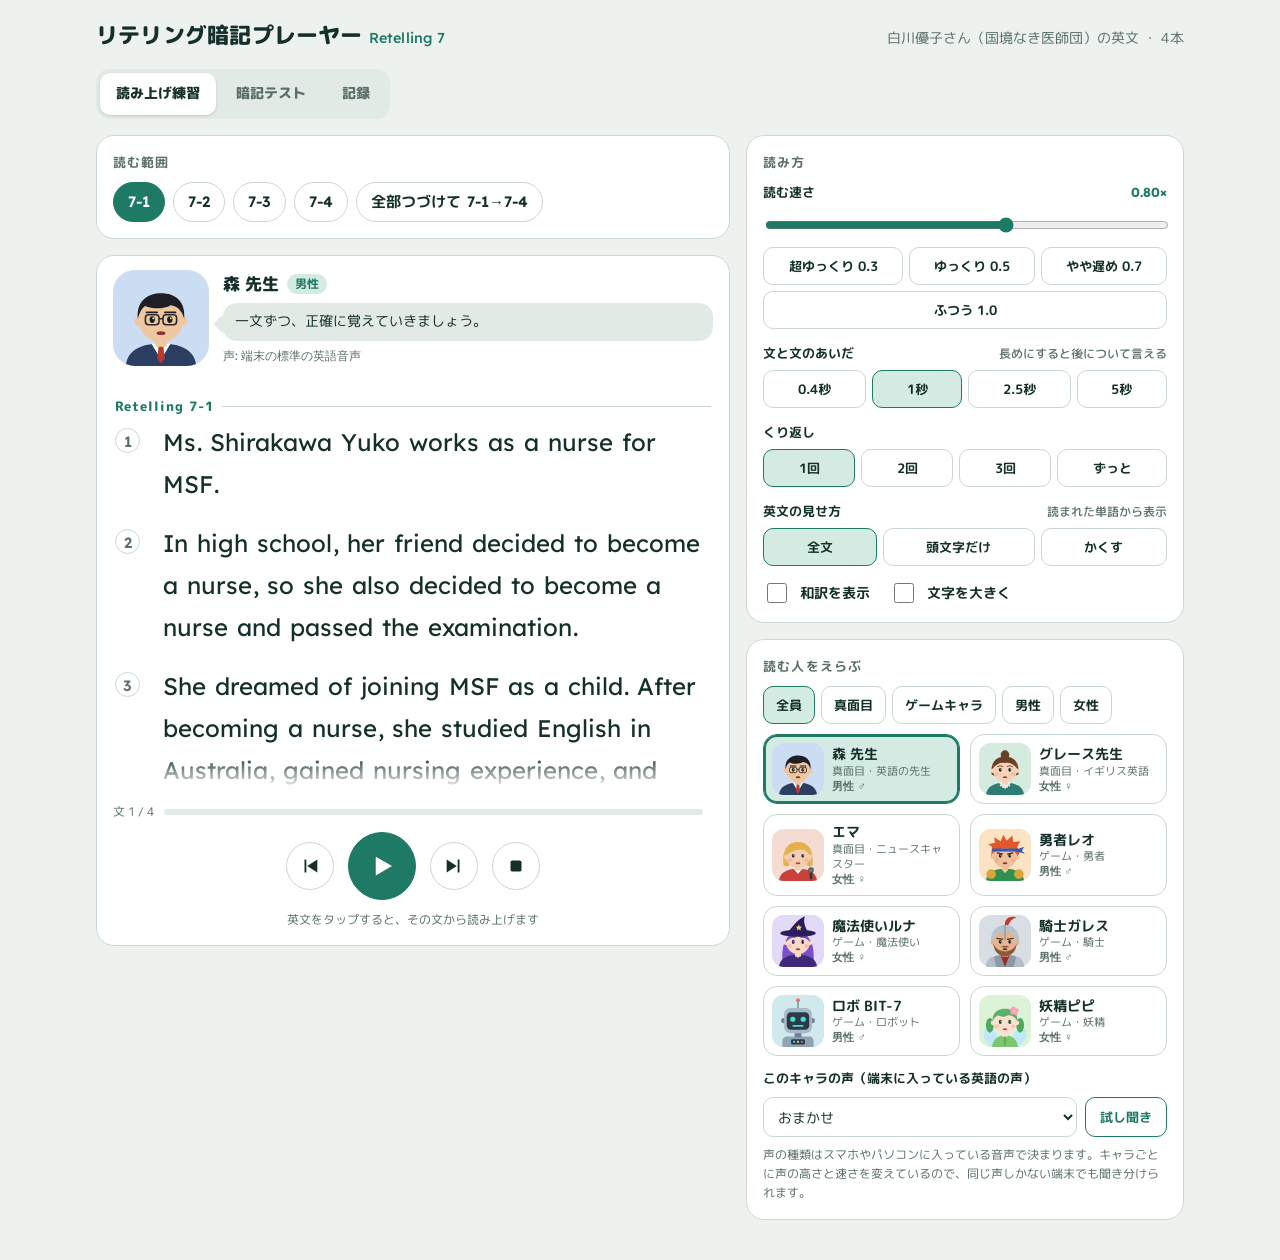
<file: retelling/index.html>
<!doctype html>
<html lang="ja">
<head>
<meta charset="utf-8">
<meta name="viewport" content="width=device-width, initial-scale=1, viewport-fit=cover">
<style>:root{padding-top:env(safe-area-inset-top,0px);padding-bottom:env(safe-area-inset-bottom,0px)}body{margin:0}[hidden]{display:none!important}</style>
</head>
<body>
<title>Retelling 7 暗記プレーヤー</title>
<meta name="claude:viewport-fit-sides" content="cover">
<link rel="preconnect" href="https://fonts.googleapis.com">
<link rel="preconnect" href="https://fonts.gstatic.com" crossorigin>
<link rel="stylesheet" href="https://fonts.googleapis.com/css2?family=Lexend:wght@400;500;600&family=M+PLUS+Rounded+1c:wght@500;700;800&display=swap">
<style>
/* Layout: phone-first single column (stage → controls → settings → cast); two columns on wide screens with the stage sticky on the left. */
:root {
  --bg: #EDF2EF;
  --surface: #FFFFFF;
  --surface-2: #E1EAE5;
  --ink: #15302A;
  --muted: #5A6F69;
  --line: #CAD8D1;
  --accent: #1F7A65;
  --accent-ink: #FFFFFF;
  --accent-soft: #D3EBE3;
  --marker: #FFD95E;
  --marker-ink: #1E1A08;
  --coral: #D4553A;
  --mask: #B7C8C0;
  --dim: 0.32;
  --font-en: "Lexend", "Segoe UI", "Helvetica Neue", Arial, sans-serif;
  --font-ui: "M PLUS Rounded 1c", "Hiragino Maru Gothic ProN", "Hiragino Sans", "Yu Gothic UI", "Meiryo", sans-serif;
}
@media (prefers-color-scheme: dark) {
  :root:not([data-theme="light"]) {
    --bg: #0E1916; --surface: #16241F; --surface-2: #1D2F29; --ink: #E3EEE9; --muted: #92A7A0;
    --line: #2A3E37; --accent: #4CC3A3; --accent-ink: #052019; --accent-soft: #1C3D34;
    --marker: #F2C94C; --marker-ink: #1E1A08; --coral: #F07D60; --mask: #35504A; --dim: 0.34;
    color-scheme: dark;
  }
}
:root[data-theme="dark"] {
  --bg: #0E1916; --surface: #16241F; --surface-2: #1D2F29; --ink: #E3EEE9; --muted: #92A7A0;
  --line: #2A3E37; --accent: #4CC3A3; --accent-ink: #052019; --accent-soft: #1C3D34;
  --marker: #F2C94C; --marker-ink: #1E1A08; --coral: #F07D60; --mask: #35504A; --dim: 0.34;
  color-scheme: dark;
}

* { box-sizing: border-box; }
body {
  background: var(--bg); color: var(--ink);
  font-family: var(--font-ui); font-size: 15px; line-height: 1.6;
}
.wrap {
  max-width: 1120px; margin: 0 auto;
  padding-left: max(16px, env(safe-area-inset-left, 0px));
  padding-right: max(16px, env(safe-area-inset-right, 0px));
  padding-block: 18px 40px;
  display: grid; gap: 16px;
}
header.top { display: flex; align-items: baseline; justify-content: space-between; gap: 12px; flex-wrap: wrap; }
header.top h1 { margin: 0; font-size: 1.35rem; font-weight: 800; letter-spacing: 0.01em; text-wrap: balance; }
header.top h1 small { font-family: var(--font-en); font-weight: 500; color: var(--accent); font-size: 0.9rem; margin-left: 6px; }
header.top p { margin: 0; color: var(--muted); font-size: 0.85rem; }

.layout { display: grid; gap: 16px; grid-template-columns: minmax(0, 1fr); align-items: start; }
@media (min-width: 920px) {
  .layout { grid-template-columns: minmax(0, 1.45fr) minmax(0, 1fr); }
  .stage-col { position: sticky; top: calc(env(safe-area-inset-top, 0px) + 12px); }
}
.stage-col, .side-col { display: grid; gap: 16px; min-width: 0; }

.panel { background: var(--surface); border: 1px solid var(--line); border-radius: 18px; padding: 16px; min-width: 0; }
.panel h2 { margin: 0 0 10px; font-size: 0.8rem; font-weight: 700; color: var(--muted); letter-spacing: 0.08em; }

/* Section picker */
.sections { display: flex; flex-wrap: wrap; gap: 8px; }
.chip {
  font: inherit; font-weight: 700; cursor: pointer;
  border: 1.5px solid var(--line); background: var(--surface); color: var(--ink);
  border-radius: 999px; padding: 7px 14px; min-height: 40px;
  display: inline-flex; align-items: center; gap: 6px;
}
.chip .en { font-family: var(--font-en); font-weight: 600; }
.chip[aria-pressed="true"] { background: var(--accent); border-color: var(--accent); color: var(--accent-ink); }
.chip:focus-visible, button:focus-visible, select:focus-visible, input:focus-visible { outline: 3px solid var(--marker); outline-offset: 2px; }

/* Stage */
.stage { padding: 0; overflow: hidden; }
.host { display: flex; gap: 14px; align-items: center; padding: 14px 16px 10px; }
.avatar { width: 96px; height: 96px; flex: none; border-radius: 22px; overflow: hidden; background: var(--surface-2); }
.avatar svg { width: 100%; height: 100%; display: block; }
.host-info { min-width: 0; flex: 1; display: grid; gap: 6px; }
.host-name { font-weight: 800; font-size: 1.05rem; display: flex; gap: 8px; align-items: center; flex-wrap: wrap; }
.host-name .tag { font-size: 0.72rem; font-weight: 700; color: var(--accent); background: var(--accent-soft); padding: 1px 8px; border-radius: 999px; }
.bubble {
  position: relative; background: var(--surface-2); border-radius: 14px; padding: 8px 12px;
  font-size: 0.9rem; line-height: 1.5;
}
.bubble::before {
  content: ""; position: absolute; left: -7px; top: 14px; width: 14px; height: 14px;
  background: var(--surface-2); transform: rotate(45deg); border-radius: 3px;
}
.voice-name { font-size: 0.72rem; color: var(--muted); font-family: var(--font-en); overflow-wrap: anywhere; }

.prompter {
  position: relative; height: min(46vh, 420px); min-height: 240px; overflow-y: auto;
  padding: 18px 18px 40vh; border-top: 1px solid var(--line); border-bottom: 1px solid var(--line);
  scroll-behavior: smooth; overscroll-behavior: contain;
  font-family: var(--font-en); font-size: clamp(1.15rem, 1rem + 0.9vw, 1.5rem); line-height: 1.75;
  -webkit-mask-image: linear-gradient(to bottom, transparent 0, #000 22px, #000 calc(100% - 36px), transparent 100%);
          mask-image: linear-gradient(to bottom, transparent 0, #000 22px, #000 calc(100% - 36px), transparent 100%);
}
.prompter.big { font-size: clamp(1.35rem, 1.1rem + 1.3vw, 1.9rem); }
.sec + .sec { margin-top: 1.4em; }
.sec-h {
  font-family: var(--font-ui); font-size: 0.8rem; font-weight: 800; color: var(--accent);
  letter-spacing: 0.08em; margin-bottom: 0.3em; display: flex; align-items: center; gap: 8px;
}
.sec-h::after { content: ""; flex: 1; height: 1px; background: var(--line); }
.part { display: grid; grid-template-columns: 1.7em minmax(0, 1fr); gap: 0 6px; margin-bottom: 0.7em; }
.pn {
  font-family: var(--font-en); font-size: 0.62em; font-weight: 600; color: var(--muted);
  width: 1.7em; height: 1.7em; border: 1.5px solid var(--line); border-radius: 50%;
  display: grid; place-items: center; margin-top: 0.45em;
}
.para { min-width: 0; }
.ja { grid-column: 2; font-family: var(--font-ui); font-size: 0.62em; color: var(--muted); line-height: 1.6; margin-top: 0.15em; }
.prompter:not(.show-ja) .ja { display: none; }

.s { cursor: pointer; border-radius: 6px; transition: opacity .25s; }
.s:hover { background: var(--accent-soft); }
.w { border-radius: 5px; padding: 0 1px; transition: background-color .12s, color .12s; }
.w .r, .w .a { transition: color .15s; }
/* playback dimming */
.prompter.active .s.future, .prompter.active .s.past { opacity: var(--dim); }
.prompter.active .s.past { opacity: 0.6; }
.prompter.active .s.now .w:not(.rev) { opacity: 0.45; }
.s.now .w.cur { background: var(--marker); color: var(--marker-ink); }
.s.now .w.cur .r, .s.now .w.cur .a { color: var(--marker-ink) !important; }
/* memorization masks: unread words are hidden in place, layout stays put */
.mode-initial .w:not(.rev) .r { color: transparent; border-bottom: 2px solid var(--mask); }
.mode-hide .w:not(.rev) .r, .mode-hide .w:not(.rev) .a { color: transparent; background: var(--mask); }
.mode-hide .w:not(.rev) .a { border-radius: 4px 0 0 4px; }
.mode-hide .w:not(.rev) .r { border-radius: 0 4px 4px 0; }
.mode-hide .w:not(.rev) .a:only-child { border-radius: 4px; }

/* Transport */
.transport { padding: 12px 16px 16px; display: grid; gap: 10px; }
.progress { display: flex; align-items: center; gap: 10px; font-size: 0.78rem; color: var(--muted); font-variant-numeric: tabular-nums; }
.bar { flex: 1; height: 6px; border-radius: 99px; background: var(--surface-2); overflow: hidden; }
.bar i { display: block; height: 100%; width: 0; background: var(--accent); border-radius: 99px; transition: width .3s; }
.buttons { display: flex; justify-content: center; align-items: center; gap: 14px; }
.btn {
  font: inherit; cursor: pointer; border: 1.5px solid var(--line); background: var(--surface); color: var(--ink);
  width: 48px; height: 48px; border-radius: 50%; display: grid; place-items: center;
}
.btn svg { width: 22px; height: 22px; fill: currentColor; }
.btn:hover { border-color: var(--accent); color: var(--accent); }
.btn.play { width: 68px; height: 68px; background: var(--accent); border-color: var(--accent); color: var(--accent-ink); }
.btn.play svg { width: 30px; height: 30px; }
.btn.play:hover { color: var(--accent-ink); filter: brightness(1.08); }
.btn.stop:hover { color: var(--coral); border-color: var(--coral); }
.hint { text-align: center; font-size: 0.75rem; color: var(--muted); margin: 0; }

/* Settings */
.settings { display: grid; gap: 14px; }
.row { display: grid; gap: 6px; }
.row > label, .row > .lbl { font-size: 0.82rem; font-weight: 700; display: flex; justify-content: space-between; align-items: baseline; gap: 8px; }
.row .val { font-family: var(--font-en); color: var(--accent); font-variant-numeric: tabular-nums; }
.row .sub { font-weight: 500; color: var(--muted); font-size: 0.75rem; }
input[type="range"] { width: 100%; accent-color: var(--accent); height: 28px; }
.scale { display: flex; justify-content: space-between; font-size: 0.7rem; color: var(--muted); }
.seg { display: flex; flex-wrap: wrap; gap: 6px; }
.seg button {
  font: inherit; font-size: 0.82rem; font-weight: 700; cursor: pointer; flex: 1 1 auto; min-height: 38px;
  border: 1.5px solid var(--line); background: var(--surface); color: var(--ink); border-radius: 10px; padding: 4px 10px;
}
.seg button[aria-pressed="true"] { background: var(--accent-soft); border-color: var(--accent); color: var(--ink); }
.switch { display: flex; align-items: center; gap: 10px; font-size: 0.85rem; font-weight: 700; cursor: pointer; }
.switch input { width: 20px; height: 20px; accent-color: var(--accent); }
.switches { display: flex; flex-wrap: wrap; gap: 8px 20px; }

/* Cast */
.cast-filter { display: flex; gap: 6px; margin-bottom: 10px; flex-wrap: wrap; }
.cast-filter button { flex: 0 1 auto; padding: 4px 12px; }
.cast { display: grid; grid-template-columns: repeat(auto-fill, minmax(150px, 1fr)); gap: 10px; }
.card {
  font: inherit; color: var(--ink); text-align: left; cursor: pointer;
  border: 1.5px solid var(--line); background: var(--surface); border-radius: 14px; padding: 8px;
  display: grid; grid-template-columns: 52px minmax(0, 1fr); gap: 8px; align-items: center;
}
.card .avatar { width: 52px; height: 52px; border-radius: 12px; }
.card b { display: block; font-size: 0.88rem; line-height: 1.3; }
.card span { display: block; font-size: 0.7rem; color: var(--muted); line-height: 1.35; }
.card .g { font-family: var(--font-en); font-weight: 600; }
.card[aria-pressed="true"] { border-color: var(--accent); background: var(--accent-soft); box-shadow: 0 0 0 2px var(--accent) inset; }
.card:hover { border-color: var(--accent); }
.voice-row { display: grid; gap: 8px; margin-top: 12px; grid-template-columns: minmax(0, 1fr) auto; align-items: end; }
.voice-row label { grid-column: 1 / -1; font-size: 0.82rem; font-weight: 700; }
select {
  font: inherit; font-size: 0.85rem; width: 100%; min-width: 0; min-height: 40px; padding: 6px 10px;
  border-radius: 10px; border: 1.5px solid var(--line); background: var(--surface); color: var(--ink);
}
.small-btn {
  font: inherit; font-size: 0.82rem; font-weight: 700; cursor: pointer; min-height: 40px; padding: 6px 14px;
  border-radius: 10px; border: 1.5px solid var(--accent); background: var(--surface); color: var(--accent);
}
.note { font-size: 0.75rem; color: var(--muted); margin: 8px 0 0; }
.warn { background: var(--surface-2); border-left: 4px solid var(--coral); padding: 10px 12px; border-radius: 8px; font-size: 0.85rem; }

/* Avatar animation */
.avatar .eyes, .avatar .mouth { transform-box: fill-box; transform-origin: center; }
.avatar .eyes { animation: blink 5s infinite; }
.avatar.talking .mouth { animation: talk .16s ease-in-out infinite alternate; }
.avatar.talking svg { animation: bob 1.1s ease-in-out infinite; }
.avatar .ant { animation: none; }
.avatar.talking .ant { animation: glow .5s steps(2) infinite; }
@keyframes blink { 0%, 93%, 100% { transform: scaleY(1); } 95% { transform: scaleY(0.1); } }
@keyframes talk { from { transform: scaleY(0.5); } to { transform: scaleY(2.3); } }
@keyframes bob { 0%, 100% { transform: translateY(0); } 50% { transform: translateY(-3px); } }
@keyframes glow { 0% { opacity: 1; } 100% { opacity: 0.25; } }
@media (prefers-reduced-motion: reduce) {
  .avatar .eyes, .avatar.talking svg, .avatar.talking .ant { animation: none; }
  .avatar.talking .mouth { animation: none; transform: scaleY(1.8); }
  .prompter { scroll-behavior: auto; }
}

/* ---------- Test & records ---------- */
:root { --ok: #23845F; --ok-soft: #DDF1E7; --ng: #C2412D; --ng-soft: #FBE3DD; --gold: #A8730A; --gold-soft: #FCEFCF; }
@media (prefers-color-scheme: dark) {
  :root:not([data-theme="light"]) { --ok: #5BD19F; --ok-soft: #173A2D; --ng: #FF8A70; --ng-soft: #42211B; --gold: #F2C14E; --gold-soft: #3A2F12; }
}
:root[data-theme="dark"] { --ok: #5BD19F; --ok-soft: #173A2D; --ng: #FF8A70; --ng-soft: #42211B; --gold: #F2C14E; --gold-soft: #3A2F12; }

.tabs { display: flex; gap: 4px; background: var(--surface-2); padding: 4px; border-radius: 14px; max-width: 100%; overflow-x: auto; justify-self: start; }
.tabs button {
  font: inherit; font-weight: 800; font-size: 0.9rem; border: 0; background: transparent; color: var(--muted);
  padding: 8px 16px; border-radius: 10px; cursor: pointer; min-height: 42px; white-space: nowrap;
}
.tabs button[aria-selected="true"] { background: var(--surface); color: var(--ink); box-shadow: 0 1px 3px rgb(0 0 0 / 0.14); }
.muted { color: var(--muted); margin: 0; font-size: 0.88rem; }
.test { display: grid; gap: 14px; min-width: 0; }
.test h3 { margin: 0; font-size: 1.15rem; font-weight: 800; }
.big-btn {
  font: inherit; font-weight: 800; font-size: 0.95rem; cursor: pointer; border: 1.5px solid var(--accent);
  background: var(--accent); color: var(--accent-ink); border-radius: 12px; padding: 8px 20px; min-height: 46px;
}
.big-btn:hover { filter: brightness(1.08); }
.ghost-btn {
  font: inherit; font-weight: 700; font-size: 0.86rem; cursor: pointer; border: 1.5px solid var(--line);
  background: var(--surface); color: var(--ink); border-radius: 12px; padding: 6px 14px; min-height: 42px;
}
.ghost-btn:hover { border-color: var(--accent); }
.ghost-btn.danger { color: var(--ng); border-color: var(--ng); }
.mic.on { background: var(--coral); border-color: var(--coral); color: var(--surface); }
.btn-row { display: flex; flex-wrap: wrap; gap: 8px; align-items: center; }
.test-top { display: flex; justify-content: space-between; align-items: center; gap: 10px; flex-wrap: wrap; font-size: 0.82rem; color: var(--muted); font-variant-numeric: tabular-nums; }
.test-top b { color: var(--ink); font-size: 0.95rem; }
.cloze {
  position: relative; font-family: var(--font-en); font-size: clamp(1.08rem, 1rem + 0.5vw, 1.3rem); line-height: 2.15;
  max-height: min(42vh, 380px); overflow-y: auto; padding: 8px 2px 24px; border-top: 1px solid var(--line); border-bottom: 1px solid var(--line);
  scroll-behavior: smooth;
}
.blank {
  display: inline-block; min-width: 2.6em; text-align: center; line-height: 1.35; padding: 0 4px;
  color: transparent; border-bottom: 2.5px solid var(--mask); border-radius: 5px 5px 0 0; user-select: none;
}
.blank.active { background: var(--marker); border-color: var(--marker-ink); }
.blank.ok { color: var(--ok); background: var(--ok-soft); border-color: var(--ok); user-select: auto; }
.blank.ng { color: var(--ng); background: var(--ng-soft); border-color: var(--ng); user-select: auto; }
.choices { display: grid; grid-template-columns: repeat(2, minmax(0, 1fr)); gap: 8px; }
.choice {
  font-family: var(--font-en); font-size: 1.05rem; cursor: pointer; min-height: 54px; border-radius: 12px;
  border: 1.5px solid var(--line); background: var(--surface); color: var(--ink); padding: 8px; overflow-wrap: anywhere;
}
.choice:hover:not(:disabled) { border-color: var(--accent); background: var(--accent-soft); }
.choice:disabled { cursor: default; }
.choice.ok { background: var(--ok-soft); border-color: var(--ok); color: var(--ok); }
.choice.ng { background: var(--ng-soft); border-color: var(--ng); color: var(--ng); }
.hintbox { background: var(--surface-2); border-radius: 12px; padding: 10px 12px; font-size: 0.92rem; display: grid; gap: 4px; }
.hintbox .first { font-family: var(--font-en); color: var(--accent); }
textarea {
  font-family: var(--font-en); font-size: 1.05rem; line-height: 1.6; width: 100%; min-height: 130px; resize: vertical;
  border: 1.5px solid var(--line); border-radius: 12px; padding: 10px 12px; background: var(--surface); color: var(--ink);
}
textarea:disabled { opacity: 0.65; }
.partial { font-family: var(--font-en); font-size: 0.85rem; color: var(--muted); font-style: italic; min-height: 1.3em; }
.part-score { font-weight: 800; }
.diff { font-family: var(--font-en); font-size: 1.05rem; line-height: 1.9; }
.diff .ok { color: var(--ok); }
.diff .ng { color: var(--ng); background: var(--ng-soft); border-radius: 4px; padding: 0 3px; }
.legend { font-size: 0.75rem; color: var(--muted); }
.legend .ok { color: var(--ok); font-weight: 700; } .legend .ng { color: var(--ng); font-weight: 700; }
.result { display: grid; gap: 12px; justify-items: center; text-align: center; padding-block: 6px; }
.score-num { font-family: var(--font-en); font-weight: 600; font-size: 4.4rem; line-height: 1; font-variant-numeric: tabular-nums; }
.score-num small { font-size: 1.2rem; color: var(--muted); margin-left: 4px; }
.rank {
  display: inline-grid; place-items: center; min-width: 2.1em; height: 2.1em; padding: 0 0.45em; border-radius: 999px;
  font-family: var(--font-en); font-weight: 600; font-size: 0.78rem; background: var(--surface-2); color: var(--muted);
}
.rank.S { background: var(--gold-soft); color: var(--gold); box-shadow: inset 0 0 0 1.5px var(--gold); }
.rank.A { background: var(--ok-soft); color: var(--ok); }
.rank.B { background: var(--accent-soft); color: var(--accent); }
.result .rank { font-size: 1.3rem; }
.newbest { font-weight: 800; color: var(--gold); background: var(--gold-soft); padding: 4px 14px; border-radius: 999px; }
.cheer { display: flex; gap: 12px; align-items: center; text-align: left; max-width: 480px; }
.cheer .avatar { width: 72px; height: 72px; border-radius: 16px; }
.cheer .bubble::before { top: 22px; }
.records { display: grid; gap: 16px; }
.stats { display: grid; grid-template-columns: repeat(3, minmax(0, 1fr)); gap: 10px; }
.stat { background: var(--surface-2); border-radius: 14px; padding: 12px; min-width: 0; }
.stat b { display: block; font-family: var(--font-en); font-size: 1.8rem; font-weight: 600; line-height: 1.15; font-variant-numeric: tabular-nums; }
.stat span { font-size: 0.75rem; color: var(--muted); font-weight: 700; }
.best-grid { display: grid; grid-template-columns: repeat(auto-fill, minmax(180px, 1fr)); gap: 10px; }
.best { border: 1.5px solid var(--line); border-radius: 14px; padding: 12px; display: grid; gap: 8px; }
.best h4 { margin: 0; font-family: var(--font-en); font-weight: 600; font-size: 1rem; }
.best .line { display: grid; grid-template-columns: 4.8em minmax(0, 1fr) auto; align-items: center; gap: 8px; font-size: 0.8rem; }
.best .line b { font-family: var(--font-en); font-size: 1rem; font-variant-numeric: tabular-nums; min-width: 2.2em; text-align: right; }
.meter { height: 6px; border-radius: 99px; background: var(--surface-2); overflow: hidden; }
.meter i { display: block; height: 100%; background: var(--accent); border-radius: 99px; }
.best .count { font-size: 0.72rem; color: var(--muted); }
.history { list-style: none; margin: 0; padding: 0; display: grid; }
.history li { display: grid; grid-template-columns: 5.6em minmax(0, 1fr) auto auto; gap: 10px; align-items: center; padding: 9px 0; border-bottom: 1px solid var(--line); font-size: 0.85rem; }
.history time { color: var(--muted); font-size: 0.78rem; font-variant-numeric: tabular-nums; }
.history .sc { font-family: var(--font-en); font-weight: 600; font-variant-numeric: tabular-nums; text-align: right; }
.empty { color: var(--muted); font-size: 0.9rem; padding-block: 8px; margin: 0; }
.mini-best { display: grid; gap: 8px; }
.mini-best div { display: grid; grid-template-columns: 5.5em minmax(0, 1fr) auto auto; align-items: center; gap: 8px; font-size: 0.85rem; }
.mini-best .en { font-family: var(--font-en); font-weight: 600; }
.mini-best b { font-family: var(--font-en); font-variant-numeric: tabular-nums; }
</style>

<div class="wrap">
  <header class="top">
    <h1>リテリング暗記プレーヤー<small>Retelling 7</small></h1>
    <p>白川優子さん（国境なき医師団）の英文 ・ 4本</p>
  </header>
  <nav class="tabs" id="tabs" aria-label="モード">
    <button type="button" data-v="practice">読み上げ練習</button>
    <button type="button" data-v="test">暗記テスト</button>
    <button type="button" data-v="records">記録</button>
  </nav>

  <div class="layout" data-view="practice test">
    <div class="stage-col">
      <section class="panel" aria-label="読む範囲">
        <h2>読む範囲</h2>
        <div class="sections" id="sections"></div>
      </section>

      <section class="panel stage" aria-label="読み上げ" data-view="practice">
        <div class="host">
          <div class="avatar" id="hostAvatar" aria-hidden="true"></div>
          <div class="host-info">
            <div class="host-name"><span id="hostName"></span><span class="tag" id="hostTag"></span></div>
            <div class="bubble" id="bubble" aria-live="polite"></div>
            <div class="voice-name" id="voiceName"></div>
          </div>
        </div>
        <div class="prompter" id="prompter" tabindex="0" aria-label="英文"></div>
        <div class="transport">
          <div class="progress"><span id="posLabel">文 1 / 1</span><div class="bar"><i id="bar"></i></div><span id="loopLabel"></span></div>
          <div class="buttons">
            <button class="btn" id="prevBtn" type="button" aria-label="前の文"><svg viewBox="0 0 24 24"><path d="M6 5h2v14H6zM20 5v14L9 12z"/></svg></button>
            <button class="btn play" id="playBtn" type="button" aria-label="再生"><svg viewBox="0 0 24 24" id="playIcon"><path d="M7 4.5v15l13-7.5z"/></svg></button>
            <button class="btn" id="nextBtn" type="button" aria-label="次の文"><svg viewBox="0 0 24 24"><path d="M16 5h2v14h-2zM4 5v14l11-7z"/></svg></button>
            <button class="btn stop" id="stopBtn" type="button" aria-label="停止して最初へ"><svg viewBox="0 0 24 24"><rect x="6" y="6" width="12" height="12" rx="2"/></svg></button>
          </div>
          <p class="hint">英文をタップすると、その文から読み上げます</p>
        </div>
      </section>

      <section class="panel" aria-label="暗記テスト" data-view="test">
        <div id="tStart" class="test">
          <h3 id="tTitle">暗記テスト</h3>
          <div class="settings">
            <div class="seg" id="methodSeg" data-key="method">
              <button type="button" data-v="cloze">穴埋め（4択）</button>
              <button type="button" data-v="speak">声で暗唱</button>
              <button type="button" data-v="recall">書いて暗唱</button>
            </div>
            <div class="row" id="levelRow">
              <span class="lbl">空欄の数</span>
              <div class="seg" id="levelSeg" data-key="level">
                <button type="button" data-v="easy">やさしい</button>
                <button type="button" data-v="normal">ふつう</button>
                <button type="button" data-v="hard">むずかしい</button>
              </div>
            </div>
            <label class="switch" id="hintRow"><input type="checkbox" id="hintToggle"> 和訳ヒントを表示</label>
          </div>
          <p class="muted" id="tDesc"></p>
          <p class="muted" id="tMicNote" hidden>この画面ではマイクが使えません。スマホでは <a href="https://toshiroadachi.github.io/Learning/retelling/" target="_blank" rel="noopener">Web版</a> を iPhone なら Safari、Android なら Chrome で開くと、声のテストができます。</p>
          <div class="btn-row"><button type="button" class="big-btn" id="tStartBtn">テストを始める</button><span class="muted" id="tBestNow"></span></div>
        </div>
        <div id="tCloze" class="test" hidden>
          <div class="test-top"><b id="czLabel"></b><span id="czProg"></span></div>
          <div class="cloze" id="czText"></div>
          <div class="choices" id="czChoices"></div>
          <div class="btn-row"><button type="button" class="ghost-btn" id="czQuit">テストをやめる</button></div>
        </div>
        <div id="tRecall" class="test" hidden>
          <div class="test-top"><b id="rcLabel"></b><span id="rcProg"></span></div>
          <div class="hintbox" id="rcHint"></div>
          <textarea id="rcInput" placeholder="覚えた英文を書いてください" autocomplete="off" autocorrect="off" autocapitalize="sentences" spellcheck="false" aria-label="覚えた英文"></textarea>
          <div class="partial" id="rcPartial" aria-live="polite"></div>
          <p class="muted" id="micNote" hidden>この画面ではマイクが使えません。スマホでは <a href="https://toshiroadachi.github.io/Learning/retelling/" target="_blank" rel="noopener">Web版</a> を iPhone なら Safari、Android なら Chrome で開くと、声のテストができます。</p>
          <div class="btn-row" id="rcAsk">
            <button type="button" class="ghost-btn mic" id="micBtn" hidden>マイクで話す</button>
            <button type="button" class="ghost-btn" id="rcFirst">最初の3語ヒント</button>
            <button type="button" class="big-btn" id="rcCheck">答え合わせ</button>
          </div>
          <div id="rcFeedback" class="test" hidden>
            <div class="part-score" id="rcScore"></div>
            <div class="diff" id="rcDiff"></div>
            <div class="legend"><span class="ok">緑</span>＝言えた単語　<span class="ng">赤</span>＝抜けた・違った単語</div>
            <div class="btn-row">
              <button type="button" class="ghost-btn" id="rcListen">正解を聞く</button>
              <button type="button" class="ghost-btn" id="rcRetry">書き直す</button>
              <button type="button" class="big-btn" id="rcNext">次へ</button>
            </div>
          </div>
          <div class="btn-row"><button type="button" class="ghost-btn" id="rcQuit">テストをやめる</button></div>
        </div>
        <div id="tResult" class="result" hidden></div>
      </section>
    </div>

    <div class="side-col">
      <section class="panel" data-view="test">
        <h2>自己ベスト（<span id="miniMethod"></span>）</h2>
        <div class="mini-best" id="miniBest"></div>
      </section>

      <section class="panel" data-view="practice">
        <h2>読み方</h2>
        <div class="settings">
          <div class="row">
            <label for="rate">読む速さ <span class="val" id="rateVal">0.80×</span></label>
            <input type="range" id="rate" min="0.2" max="1.2" step="0.05" value="0.8">
            <div class="seg" id="ratePresets">
              <button type="button" data-v="0.3">超ゆっくり 0.3</button>
              <button type="button" data-v="0.5">ゆっくり 0.5</button>
              <button type="button" data-v="0.7">やや遅め 0.7</button>
              <button type="button" data-v="1">ふつう 1.0</button>
            </div>
          </div>
          <div class="row">
            <span class="lbl">文と文のあいだ <span class="sub">長めにすると後について言える</span></span>
            <div class="seg" id="gapSeg" data-key="gap">
              <button type="button" data-v="0.4">0.4秒</button>
              <button type="button" data-v="1">1秒</button>
              <button type="button" data-v="2.5">2.5秒</button>
              <button type="button" data-v="5">5秒</button>
            </div>
          </div>
          <div class="row">
            <span class="lbl">くり返し</span>
            <div class="seg" id="repeatSeg" data-key="repeat">
              <button type="button" data-v="1">1回</button>
              <button type="button" data-v="2">2回</button>
              <button type="button" data-v="3">3回</button>
              <button type="button" data-v="0">ずっと</button>
            </div>
          </div>
          <div class="row">
            <span class="lbl">英文の見せ方 <span class="sub">読まれた単語から表示</span></span>
            <div class="seg" id="modeSeg" data-key="mode">
              <button type="button" data-v="full">全文</button>
              <button type="button" data-v="initial">頭文字だけ</button>
              <button type="button" data-v="hide">かくす</button>
            </div>
          </div>
          <div class="switches">
            <label class="switch"><input type="checkbox" id="jaToggle"> 和訳を表示</label>
            <label class="switch"><input type="checkbox" id="bigToggle"> 文字を大きく</label>
          </div>
        </div>
      </section>

      <section class="panel">
        <h2>読む人をえらぶ</h2>
        <div class="cast-filter seg" id="castFilter">
          <button type="button" data-v="all" aria-pressed="true">全員</button>
          <button type="button" data-v="serious">真面目</button>
          <button type="button" data-v="game">ゲームキャラ</button>
          <button type="button" data-v="M">男性</button>
          <button type="button" data-v="F">女性</button>
        </div>
        <div class="cast" id="cast"></div>
        <div class="voice-row">
          <label for="voiceSel">このキャラの声（端末に入っている英語の声）</label>
          <select id="voiceSel"></select>
          <button type="button" class="small-btn" id="tryBtn">試し聞き</button>
        </div>
        <p class="note">声の種類はスマホやパソコンに入っている音声で決まります。キャラごとに声の高さと速さを変えているので、同じ声しかない端末でも聞き分けられます。</p>
      </section>
      <div id="ttsWarn" class="warn" hidden>このブラウザは音声読み上げに対応していません。iPhone なら Safari、Android やパソコンなら Chrome / Edge で開いてください。</div>
    </div>
  </div>

  <section class="records" data-view="records" hidden>
    <div class="panel">
      <h2>がんばりの記録</h2>
      <div class="stats" id="stats"></div>
      <p class="note" id="syncNote">記録はこのブラウザに保存されます。</p>
    </div>
    <div class="panel">
      <h2>セクションごとの自己ベスト</h2>
      <div class="best-grid" id="bestGrid"></div>
    </div>
    <div class="panel">
      <h2>最近のテスト</h2>
      <ul class="history" id="history"></ul>
      <div class="btn-row" id="clearRow" style="margin-top:12px"></div>
    </div>
  </section>
</div>

<script>
(() => {
"use strict";

/* ---------- Texts (from the four Retelling cards) ---------- */
const SECTIONS = [
  { id: "7-1", parts: [
    { en: ["Ms. Shirakawa Yuko works as a nurse for MSF."],
      ja: "白川優子さんは、国境なき医師団（MSF）で看護師として働いています。" },
    { en: ["In high school, her friend decided to become a nurse, so she also decided to become a nurse and passed the examination."],
      ja: "高校のとき、友人が看護師になると決めたので、彼女も看護師になることを決め、試験に合格しました。" },
    { en: ["She dreamed of joining MSF as a child.", "After becoming a nurse, she studied English in Australia, gained nursing experience, and was finally accepted by MSF."],
      ja: "彼女は子どもの頃、MSFに参加することを夢見ていました。看護師になった後、オーストラリアで英語を学び、看護の経験を積んで、ついにMSFに採用されました。" }
  ]},
  { id: "7-2", parts: [
    { en: ["Airstrikes destroyed many clinics in northern Yemen.", "They needed a room to sterilize medical instruments, but there was no electricity or running water."],
      ja: "空爆によって、イエメン北部の多くの診療所が破壊されました。医療器具を滅菌する部屋が必要でしたが、電気も水道もありませんでした。" },
    { en: ["They used anything available, such as water from a well, gas, and buckets.", "Medical care in a war zone requires inventiveness because resources and labor are limited and working conditions are difficult."],
      ja: "井戸の水、ガス、バケツなど、使えるものは何でも使いました。紛争地での医療は、物資も人手も限られ、労働環境も厳しいため、創意工夫が必要です。" }
  ]},
  { id: "7-3", parts: [
    { en: ["In Syria, bombs suddenly fell, and they were ordered to evacuate.", "However, they continued surgery on patients and then took refuge."],
      ja: "シリアでは突然爆弾が落ちてきて、避難するよう命じられました。しかし、彼らは患者の手術を続け、それから避難しました。" },
    { en: ["After seeing many patients die, she felt helpless.", "She thought that ending the war was the only way to stop human suffering, so she considered becoming a journalist to convey the horrors of war."],
      ja: "多くの患者が亡くなるのを見て、彼女は無力感を覚えました。戦争を終わらせることが人々の苦しみを止める唯一の方法だと考え、戦争の恐ろしさを伝えるためにジャーナリストになることを考えました。" }
  ]},
  { id: "7-4", parts: [
    { en: ["On her second assignment in Syria, she cared for a teenage girl.", "She spoke Arabic to her and held her hands, but the girl lay staring blankly until the end of her tour of duty."],
      ja: "シリアでの2回目の派遣で、彼女は10代の少女を看護しました。アラビア語で話しかけ、手を握りましたが、少女は彼女の任期が終わるまで、ぼんやりと宙を見つめて横たわっていました。" },
    { en: ["Taking a photo made the girl smile and convinced her that she could make a difference as a nurse in war zones."],
      ja: "写真を撮ったことで少女は笑顔になり、彼女は紛争地の看護師として自分にも変化をもたらせると確信しました。" }
  ]}
];
const CIRCLED = ["1", "2", "3", "4"];

/* ---------- Avatars ---------- */
const eyes = (c = "#1b1b1b", ry = 4.2) =>
  `<g class="eyes"><ellipse cx="49" cy="62" rx="3.3" ry="${ry}" fill="${c}"/><ellipse cx="71" cy="62" rx="3.3" ry="${ry}" fill="${c}"/><circle cx="50.2" cy="60.4" r="1.1" fill="#fff"/><circle cx="72.2" cy="60.4" r="1.1" fill="#fff"/></g>`;
const cheeks = `<circle cx="41" cy="72" r="4.5" fill="#ff7f7f" opacity=".32"/><circle cx="79" cy="72" r="4.5" fill="#ff7f7f" opacity=".32"/>`;
const mouth = (c = "#8a3434") => `<ellipse class="mouth" cx="60" cy="79" rx="5.5" ry="2.3" fill="${c}"/>`;
const head = skin => `<rect x="53" y="84" width="14" height="12" fill="${skin}"/><circle cx="32" cy="64" r="5" fill="${skin}"/><circle cx="88" cy="64" r="5" fill="${skin}"/><circle cx="60" cy="62" r="28" fill="${skin}"/>`;
const body = c => `<path d="M16 120 C18 99 37 92 60 92 C83 92 102 99 104 120Z" fill="${c}"/>`;
const svg = (bg, inner) => `<svg viewBox="0 0 120 120" xmlns="http://www.w3.org/2000/svg"><rect width="120" height="120" fill="${bg}"/>${inner}</svg>`;

const AV = {
  mori: () => svg("#CBDDF2",
    body("#2D3E63") + `<path d="M48 92 L60 112 L72 92Z" fill="#fff"/><path d="M57 95 L63 95 L64.5 111 L60 117 L55.5 111Z" fill="#B83A2F"/>` +
    head("#F0C6A0") +
    `<path d="M31 61 C29 38 44 29 60 29 C78 29 91 39 89 61 C86 50 80 45 72 44 C64 49 50 49 40 45 C35 49 33 54 31 61Z" fill="#1E1E24"/>` +
    `<path d="M42 53 L55 53 M65 53 L78 53" stroke="#1E1E24" stroke-width="2.4" stroke-linecap="round"/>` +
    eyes() + `<g fill="none" stroke="#2b2b2b" stroke-width="2"><rect x="40.5" y="56" width="17" height="12.5" rx="4"/><rect x="62.5" y="56" width="17" height="12.5" rx="4"/><path d="M57.5 61 H62.5"/></g>` +
    mouth()),
  grace: () => svg("#D6EBDF",
    `<path d="M29 72 C26 42 42 31 60 31 C78 31 94 42 91 72 C84 80 36 80 29 72Z" fill="#6B3E26"/>` +
    body("#2E7D74") + `<path d="M46 92 L60 106 L74 92Z" fill="#F4F1EC"/>` +
    `<g fill="#F7F3EA" stroke="#d8d0c0" stroke-width=".6"><circle cx="50" cy="98" r="2"/><circle cx="55" cy="101" r="2"/><circle cx="60" cy="102" r="2"/><circle cx="65" cy="101" r="2"/><circle cx="70" cy="98" r="2"/></g>` +
    head("#F6D3B8") +
    `<circle cx="60" cy="27" r="10" fill="#6B3E26"/><path d="M32 59 C34 41 46 33 60 33 C74 33 86 41 88 59 C80 48 70 44 60 46 C50 44 40 48 32 59Z" fill="#6B3E26"/>` +
    `<path d="M43 54 Q49 51 55 54 M65 54 Q71 51 77 54" stroke="#4a2a18" stroke-width="1.8" fill="none" stroke-linecap="round"/>` +
    eyes() + cheeks + mouth("#a3444a")),
  emma: () => svg("#F5DCD3",
    `<path d="M27 84 C22 50 36 30 60 30 C84 30 98 50 93 84 C87 88 80 86 78 80 L42 80 C40 86 33 88 27 84Z" fill="#E3B04B"/>` +
    body("#C8413B") + `<path d="M50 92 L60 104 L70 92Z" fill="#fff"/>` +
    head("#F3CDB0") +
    `<path d="M32 61 C33 40 48 31 63 31 C79 31 89 42 88 61 C79 46 61 44 47 52 C40 55 36 57 32 61Z" fill="#E3B04B"/>` +
    `<circle cx="32" cy="72" r="2" fill="#F2D27A"/><circle cx="88" cy="72" r="2" fill="#F2D27A"/>` +
    eyes("#2a2a3a") + cheeks + mouth("#b4404b") +
    `<rect x="87" y="98" width="6" height="18" rx="2" fill="#333"/><circle cx="90" cy="95" r="6.5" fill="#555"/><circle cx="90" cy="95" r="4" fill="#777"/>`),
  leo: () => svg("#FCE3C4",
    body("#2F8F4E") + `<circle cx="28" cy="104" r="11" fill="#D9A63A"/><circle cx="92" cy="104" r="11" fill="#D9A63A"/><path d="M52 92 L60 102 L68 92Z" fill="#E8D6B0"/>` +
    head("#EFC09A") +
    `<path d="M28 63 L30 41 L21 35 L37 32 L35 19 L50 28 L56 13 L64 27 L77 15 L79 30 L95 28 L88 42 L95 52 L89 63 C85 51 76 45 60 45 C44 45 33 51 28 63Z" fill="#E2582B"/>` +
    `<rect x="30" y="45" width="60" height="7" rx="3" fill="#2C5DB8"/><path d="M88 47 L104 41 L99 50 L106 57 L88 52Z" fill="#2C5DB8"/>` +
    `<path d="M42 55 L54 58 M78 55 L66 58" stroke="#5a2410" stroke-width="2.6" stroke-linecap="round"/>` +
    eyes() + cheeks + mouth()),
  luna: () => svg("#E3DAF7",
    `<path d="M25 116 C20 72 30 42 60 40 C90 42 100 72 95 116Z" fill="#7A4FC9"/>` +
    body("#3E2A7A") + `<path d="M54 92 L60 100 L66 92Z" fill="#FFD45C"/>` +
    head("#F7D9C4") +
    `<path d="M32 63 C34 47 46 41 60 41 C74 41 86 47 88 63 C82 55 74 51 67 53 L60 47 L53 53 C46 51 38 55 32 63Z" fill="#7A4FC9"/>` +
    `<ellipse cx="60" cy="42" rx="41" ry="8" fill="#2B1E5C"/><path d="M35 42 C46 30 54 13 76 3 C71 16 77 30 85 42Z" fill="#2B1E5C"/>` +
    `<path d="M62 22 l2.2 4.6 5 .6 -3.7 3.4 1 5 -4.5-2.5 -4.5 2.5 1-5 -3.7-3.4 5-.6z" fill="#FFD45C"/>` +
    eyes("#3b2470", 5) + cheeks + mouth("#a33d63")),
  gareth: () => svg("#D9DEE5",
    body("#8C99A6") + `<path d="M16 120 C18 104 24 98 34 96 L40 120Z M104 120 C102 104 96 98 86 96 L80 120Z" fill="#B3BEC8"/><path d="M50 94 L60 120 L70 94Z" fill="#9E2B25"/>` +
    head("#E8B48E") +
    `<path d="M33 66 C35 88 48 95 60 95 C72 95 85 88 87 66 C81 79 72 84 60 84 C48 84 39 79 33 66Z" fill="#8A5A35"/>` +
    `<path d="M49 74 C55 70.5 65 70.5 71 74 C65 75.5 55 75.5 49 74Z" fill="#7a4d2c"/>` +
    `<path d="M60 24 C58 9 71 1 86 5 C76 9 71 15 67 24Z" fill="#C0392B"/>` +
    `<path d="M27 63 C27 34 42 23 60 23 C78 23 93 34 93 63 L86 63 C86 47 76 40 60 40 C44 40 34 47 34 63Z" fill="#B8C2CC"/>` +
    `<path d="M58 23 h4 v17 h-4z" fill="#97A3AF"/><rect x="57.5" y="40" width="5" height="18" rx="2" fill="#97A3AF"/>` +
    `<path d="M41 54 L54 56 M79 54 L66 56" stroke="#5a3a20" stroke-width="3" stroke-linecap="round"/>` +
    eyes() + mouth("#5e2a20")),
  bit: () => svg("#CFE9EC",
    `<rect x="24" y="96" width="72" height="34" rx="10" fill="#8FA3B5"/><rect x="44" y="102" width="32" height="12" rx="3" fill="#2B3A47"/><circle cx="51" cy="108" r="2.5" fill="#45E0D0"/><circle cx="60" cy="108" r="2.5" fill="#FFD45C"/><circle cx="69" cy="108" r="2.5" fill="#FF6B5B"/>` +
    `<rect x="52" y="86" width="16" height="12" fill="#6F8395"/>` +
    `<path d="M60 31 V15" stroke="#6F8395" stroke-width="3"/><circle class="ant" cx="60" cy="12" r="4.5" fill="#FF6B5B"/>` +
    `<circle cx="27" cy="59" r="6" fill="#6F8395"/><circle cx="93" cy="59" r="6" fill="#6F8395"/>` +
    `<rect x="28" y="30" width="64" height="58" rx="14" fill="#A7B9C9"/><rect x="34" y="40" width="52" height="40" rx="10" fill="#2B3A47"/>` +
    `<g class="eyes"><circle cx="48" cy="56" r="6" fill="#45E0D0"/><circle cx="72" cy="56" r="6" fill="#45E0D0"/></g>` +
    `<rect class="mouth" x="47" y="69" width="26" height="4" rx="2" fill="#45E0D0"/>`),
  pipi: () => svg("#DDF3D8",
    `<ellipse cx="28" cy="98" rx="15" ry="24" transform="rotate(-32 28 98)" fill="#BDE7FF" opacity=".85"/><ellipse cx="92" cy="98" rx="15" ry="24" transform="rotate(32 92 98)" fill="#BDE7FF" opacity=".85"/>` +
    `<ellipse cx="25" cy="70" rx="9" ry="17" fill="#4FA85F"/><ellipse cx="95" cy="70" rx="9" ry="17" fill="#4FA85F"/>` +
    `<path d="M30 120 C32 102 44 93 60 93 C76 93 88 102 90 120Z" fill="#7CC66E"/><path d="M60 93 C56 102 56 110 60 120 C64 110 64 102 60 93Z" fill="#5FAE52"/>` +
    head("#FBE0CF") +
    `<path d="M31 62 C30 40 45 32 60 32 C75 32 90 40 89 62 C84 51 76 46 66 47 C60 52 50 51 44 47 C38 50 33 55 31 62Z" fill="#58B368"/>` +
    `<g><circle cx="80" cy="31" r="4.5" fill="#FF9EC4"/><circle cx="87" cy="35" r="4.5" fill="#FF9EC4"/><circle cx="85" cy="42" r="4.5" fill="#FF9EC4"/><circle cx="77" cy="41" r="4.5" fill="#FF9EC4"/><circle cx="76" cy="34" r="4.5" fill="#FF9EC4"/><circle cx="81" cy="37" r="3.2" fill="#FFD45C"/></g>` +
    eyes("#1f4a2a", 5) + cheeks + mouth("#c2456b"))
};

/* ---------- Cast ---------- */
const CAST = [
  { id: "mori", name: "森 先生", tag: "真面目・英語の先生", kind: "serious", g: "M", lang: "en-US", pitch: 0.9, rateMul: 1.0,
    prefer: ["aaron", "alex", "christopher", "guy", "david", "eric", "tom", "google us english"],
    hello: "一文ずつ、正確に覚えていきましょう。", done: "よくできました。次は「かくす」で確認しましょう。" },
  { id: "grace", name: "グレース先生", tag: "真面目・イギリス英語", kind: "serious", g: "F", lang: "en-GB", pitch: 1.0, rateMul: 0.98,
    prefer: ["martha", "serena", "kate", "sonia", "libby", "hazel", "stephanie", "google uk english female", "susan"],
    hello: "ゆっくり、はっきり。一緒に読みましょう。", done: "Lovely! もう一度通してみましょう。" },
  { id: "emma", name: "エマ", tag: "真面目・ニュースキャスター", kind: "serious", g: "F", lang: "en-US", pitch: 1.06, rateMul: 1.02,
    prefer: ["samantha", "aria", "jenny", "ava", "allison", "zira", "michelle", "google us english"],
    hello: "ニュースを読むように、聞き取りやすく読みますね。", done: "以上、本日の英文でした！" },
  { id: "leo", name: "勇者レオ", tag: "ゲーム・勇者", kind: "game", g: "M", lang: "en-US", pitch: 1.18, rateMul: 1.05,
    prefer: ["evan", "nathan", "tom", "brian", "andrew", "guy", "alex", "fred"],
    hello: "よし、全部覚えて次のステージへ行くぞ！", done: "ステージクリア！経験値ゲットだ！" },
  { id: "luna", name: "魔法使いルナ", tag: "ゲーム・魔法使い", kind: "game", g: "F", lang: "en-AU", pitch: 1.38, rateMul: 1.0,
    prefer: ["karen", "catherine", "natasha", "nicky", "ana", "libby", "samantha"],
    hello: "暗記の呪文、かけてあげる♪", done: "ふふ、記憶の魔法は成功ね。" },
  { id: "gareth", name: "騎士ガレス", tag: "ゲーム・騎士", kind: "game", g: "M", lang: "en-GB", pitch: 0.72, rateMul: 0.94,
    prefer: ["daniel", "arthur", "george", "ryan", "thomas", "oliver", "google uk english male"],
    hello: "我が盾にかけて、最後まで読み通そう。", done: "見事なり。もう一戦交えるか？" },
  { id: "bit", name: "ロボ BIT-7", tag: "ゲーム・ロボット", kind: "game", g: "M", lang: "en-US", pitch: 0.5, rateMul: 0.95,
    prefer: ["fred", "ralph", "david", "mark", "google uk english male"],
    hello: "ヨミアゲ プログラム、キドウ シマス。", done: "タスク カンリョウ。リピート ヲ スイショウ。" },
  { id: "pipi", name: "妖精ピピ", tag: "ゲーム・妖精", kind: "game", g: "F", lang: "en-IE", pitch: 1.75, rateMul: 1.03,
    prefer: ["moira", "tessa", "nicky", "kathy", "emily", "samantha", "google us english"],
    hello: "いっしょに覚えよ！ピピがついてるよ〜", done: "やったね！キラキラ覚えられたね！" }
];

/* ---------- Settings (per viewer) ---------- */
const KEY = "retelling7.settings";
const S = Object.assign({ sel: "7-1", cast: "mori", rate: 0.8, gap: "1", repeat: "1", mode: "full", ja: false, big: false, voices: {},
  view: "practice", method: "cloze", level: "normal", hint: true },
  (() => { try { return JSON.parse(localStorage.getItem(KEY)) || {}; } catch { return {}; } })());
const save = () => { try { localStorage.setItem(KEY, JSON.stringify(S)); } catch {} };

/* ---------- Voices ---------- */
const TTS = "speechSynthesis" in window && "SpeechSynthesisUtterance" in window;
const FEMALE = /samantha|victoria|karen|moira|tessa|serena|zira|susan|hazel|libby|sonia|natasha|jenny|aria|ava|allison|kate|fiona|nicky|martha|catherine|kathy|vicki|michelle|ana\b|joanna|salli|kimberly|ivy|amy|olivia|clara|emily|stephanie|sara|aria|heera|veena|karen/i;
const MALE = /daniel|alex\b|fred|david|mark|george|ryan|guy|thomas|oliver|lee\b|aaron|arthur|gordon|rishi|ralph|junior|william|christopher|eric|roger|brian|matthew|joey|justin|tom\b|james|evan|nathan|andrew|ravi/i;
const NOVELTY = /albert|bad news|bahh|bells|boing|bubbles|cellos|deranged|good news|hysterical|jester|organ|pipe|superstar|trinoids|whisper|wobble|zarvox|grandma|grandpa|rocko|shelley|flo\b|reed|sandy/i;
let VOICES = [];
function genderOf(v) {
  const n = v.name.toLowerCase();
  if (/\bfemale\b/.test(n)) return "F";
  if (/\bmale\b/.test(n)) return "M";
  if (FEMALE.test(n)) return "F";
  if (MALE.test(n)) return "M";
  return "?";
}
function loadVoices() {
  if (!TTS) return;
  VOICES = speechSynthesis.getVoices().filter(v => /^en([-_]|$)/i.test(v.lang));
  renderVoiceSelect();
  updateHost();
}
function autoVoice(ch) {
  let best = null, bs = -Infinity;
  for (const v of VOICES) {
    const n = v.name.toLowerCase(), lang = v.lang.replace("_", "-");
    let s = 0;
    ch.prefer.forEach((p, i) => { if (n.includes(p)) s = Math.max(s, 100 - i * 6); });
    const g = genderOf(v);
    if (g === ch.g) s += 30; else if (g !== "?") s -= 60;
    if (lang.toLowerCase() === ch.lang.toLowerCase()) s += 14;
    else if (/en-(us|gb)/i.test(lang)) s += 4;
    if (NOVELTY.test(n)) s -= 300;
    if (/eloquence|compact/i.test(n)) s -= 10;
    if (/natural|enhanced|premium|neural/i.test(n)) s += 8;
    if (s > bs) { bs = s; best = v; }
  }
  return best;
}
function voiceFor(ch) {
  const want = S.voices[ch.id];
  if (want) { const v = VOICES.find(x => x.voiceURI === want || x.name === want); if (v) return v; }
  return autoVoice(ch);
}

/* ---------- DOM ---------- */
const $ = id => document.getElementById(id);
const prompter = $("prompter");
const cur = () => CAST.find(c => c.id === S.cast) || CAST[0];

function renderSections() {
  const box = $("sections");
  box.innerHTML = "";
  const items = SECTIONS.map(s => ({ v: s.id, html: `<span class="en">${s.id}</span>` }))
    .concat([{ v: "all", html: "全部つづけて <span class='en'>7-1→7-4</span>" }]);
  for (const it of items) {
    const b = document.createElement("button");
    b.type = "button"; b.className = "chip"; b.innerHTML = it.html;
    b.setAttribute("aria-pressed", String(S.sel === it.v));
    b.addEventListener("click", () => { S.sel = it.v; save(); stop(true); renderSections(); renderText(); resetTest(); });
    box.appendChild(b);
  }
}

let QUEUE = [];
function renderText() {
  prompter.innerHTML = "";
  QUEUE = [];
  const secs = S.sel === "all" ? SECTIONS : SECTIONS.filter(s => s.id === S.sel);
  for (const sec of secs) {
    const sd = document.createElement("div"); sd.className = "sec";
    const h = document.createElement("div"); h.className = "sec-h"; h.textContent = "Retelling " + sec.id;
    sd.appendChild(h);
    sec.parts.forEach((part, pi) => {
      const pd = document.createElement("div"); pd.className = "part";
      const pn = document.createElement("span"); pn.className = "pn"; pn.textContent = CIRCLED[pi];
      const para = document.createElement("div"); para.className = "para";
      part.en.forEach((text, si) => {
        const span = document.createElement("span"); span.className = "s";
        const qi = QUEUE.length;
        const words = [];
        const re = /\S+/g; let m;
        while ((m = re.exec(text))) {
          const tok = m[0];
          const core = tok.replace(/[.,!?;:]+$/, "");
          const punct = tok.slice(core.length);
          const w = document.createElement("span"); w.className = "w";
          const a = document.createElement("span"); a.className = "a"; a.textContent = core.charAt(0);
          w.appendChild(a);
          if (core.length > 1) { const r = document.createElement("span"); r.className = "r"; r.textContent = core.slice(1); w.appendChild(r); }
          span.appendChild(w);
          if (punct) span.appendChild(document.createTextNode(punct));
          span.appendChild(document.createTextNode(" "));
          words.push({ start: m.index, len: tok.length, el: w, punct: !!punct });
        }
        span.addEventListener("click", () => playFrom(qi));
        para.appendChild(span);
        QUEUE.push({ sec: sec.id, part: pi, text, el: span, words });
      });
      const ja = document.createElement("div"); ja.className = "ja"; ja.textContent = part.ja;
      pd.append(pn, para, ja);
      sd.appendChild(pd);
    });
    prompter.appendChild(sd);
  }
  applyView();
  pos = 0; loopNo = 1;
  clearMarks();
  updateProgress();
  prompter.scrollTop = 0;
}

function applyView() {
  prompter.classList.toggle("mode-initial", S.mode === "initial");
  prompter.classList.toggle("mode-hide", S.mode === "hide");
  prompter.classList.toggle("show-ja", !!S.ja);
  prompter.classList.toggle("big", !!S.big);
}

function renderCast(filter = "all") {
  const box = $("cast"); box.innerHTML = "";
  CAST.filter(c => filter === "all" || c.kind === filter || c.g === filter).forEach(c => {
    const b = document.createElement("button");
    b.type = "button"; b.className = "card"; b.setAttribute("aria-pressed", String(c.id === S.cast));
    b.innerHTML = `<div class="avatar" aria-hidden="true">${AV[c.id]()}</div><div><b>${c.name}</b><span>${c.tag}</span><span class="g">${c.g === "M" ? "男性 ♂" : "女性 ♀"}</span></div>`;
    b.addEventListener("click", () => {
      S.cast = c.id; save();
      box.querySelectorAll(".card").forEach(x => x.setAttribute("aria-pressed", String(x === b)));
      updateHost(); renderVoiceSelect();
      if (!playing) setBubble(c.hello);
    });
    box.appendChild(b);
  });
}

function updateHost() {
  const c = cur();
  const av = $("hostAvatar");
  const talking = av.classList.contains("talking");
  av.innerHTML = AV[c.id]();
  av.classList.toggle("talking", talking);
  $("hostName").textContent = c.name;
  $("hostTag").textContent = c.g === "M" ? "男性" : "女性";
  const v = voiceFor(c);
  $("voiceName").textContent = TTS ? (v ? `声: ${v.name}（${v.lang}）・高さ ${c.pitch}` : "声: 端末の標準の英語音声") : "";
}

function renderVoiceSelect() {
  const sel = $("voiceSel"); const c = cur();
  sel.innerHTML = "";
  const auto = autoVoice(c);
  const o0 = document.createElement("option"); o0.value = "";
  o0.textContent = "おまかせ" + (auto ? `（${auto.name}）` : "");
  sel.appendChild(o0);
  VOICES.forEach(v => {
    const o = document.createElement("option"); o.value = v.voiceURI || v.name;
    const g = genderOf(v);
    o.textContent = `${v.name} — ${v.lang}${g === "F" ? "・女性" : g === "M" ? "・男性" : ""}`;
    sel.appendChild(o);
  });
  sel.value = S.voices[c.id] || "";
  if (sel.value !== (S.voices[c.id] || "")) sel.value = "";
}

function setBubble(t) { $("bubble").textContent = t; }

/* ---------- Highlighting ---------- */
let pos = 0, loopNo = 1, playing = false, gen = 0;
function clearMarks() {
  prompter.classList.remove("active");
  for (const q of QUEUE) {
    q.el.classList.remove("past", "now", "future");
    for (const w of q.words) w.el.classList.remove("rev", "cur");
  }
}
function markSentence(i) {
  prompter.classList.add("active");
  QUEUE.forEach((q, j) => {
    q.el.classList.toggle("past", j < i);
    q.el.classList.toggle("now", j === i);
    q.el.classList.toggle("future", j > i);
    for (const w of q.words) { w.el.classList.toggle("rev", j < i); w.el.classList.remove("cur"); }
  });
  scrollToEl(QUEUE[i].el, true);
}
function markWord(i, k) {
  const ws = QUEUE[i].words;
  ws.forEach((w, j) => { w.el.classList.toggle("rev", j <= k); w.el.classList.toggle("cur", j === k); });
  scrollToEl(ws[k].el, false);
}
function markDone(i) { for (const w of QUEUE[i].words) { w.el.classList.add("rev"); w.el.classList.remove("cur"); } }
function scrollToEl(el, force) {
  const h = prompter.clientHeight;
  const target = Math.max(0, el.offsetTop - h * 0.35);
  if (force || Math.abs(prompter.scrollTop - target) > h * 0.22) prompter.scrollTo({ top: target });
}
function updateProgress() {
  const n = QUEUE.length || 1;
  $("posLabel").textContent = `文 ${Math.min(pos + 1, n)} / ${n}`;
  $("bar").style.width = (playing || pos > 0 ? ((pos + (playing ? 1 : 0)) / n) * 100 : 0) + "%";
  const rep = Number(S.repeat);
  $("loopLabel").textContent = rep === 1 ? "" : rep === 0 ? `${loopNo}回目` : `${loopNo}/${rep}回`;
}

/* ---------- Playback ---------- */
let utter = null, wordTimer = null, watchdog = null, wakeLock = null;
function setPlayingUI(on) {
  playing = on;
  $("playIcon").innerHTML = on ? '<path d="M6 4.5h4.5v15H6zM13.5 4.5H18v15h-4.5z"/>' : '<path d="M7 4.5v15l13-7.5z"/>';
  $("playBtn").setAttribute("aria-label", on ? "一時停止" : "再生");
  if (!on) $("hostAvatar").classList.remove("talking");
  if (on && navigator.wakeLock && !wakeLock) navigator.wakeLock.request("screen").then(l => { wakeLock = l; l.addEventListener("release", () => { wakeLock = null; }); }).catch(() => {});
  if (!on && wakeLock) { wakeLock.release().catch(() => {}); wakeLock = null; }
}
function clearTimers() { clearInterval(wordTimer); clearTimeout(watchdog); wordTimer = null; watchdog = null; }
function haltSpeech() { gen++; clearTimers(); if (TTS) speechSynthesis.cancel(); }

function stop(reset) {
  haltSpeech();
  setPlayingUI(false);
  if (reset) { pos = 0; loopNo = 1; clearMarks(); prompter.scrollTo({ top: 0 }); setBubble(cur().hello); }
  updateProgress();
}
function pause() {
  haltSpeech();
  setPlayingUI(false);
  setBubble("一時停止中。▶ でこの文から再開します。");
}
function playFrom(i) {
  if (!TTS) { $("ttsWarn").hidden = false; return; }
  haltSpeech();
  pos = Math.max(0, Math.min(i, QUEUE.length - 1));
  setPlayingUI(true);
  const g = gen;
  // iOS / Chrome: a fresh speak right after cancel() can be dropped, so wait a tick
  setTimeout(() => { if (g === gen) speakItem(pos, g); }, 60);
}
function finish() {
  setPlayingUI(false);
  clearMarks();
  pos = 0; loopNo = 1;
  updateProgress();
  $("bar").style.width = "100%";
  setBubble(cur().done);
}

function speakItem(i, g) {
  if (g !== gen) return;
  if (i >= QUEUE.length) {
    const rep = Number(S.repeat);
    if (rep === 0 || loopNo < rep) {
      loopNo++;
      setTimeout(() => { if (g === gen) { pos = 0; speakItem(0, g); } }, Math.max(1200, Number(S.gap) * 1000));
      return;
    }
    return finish();
  }
  pos = i;
  const q = QUEUE[i], c = cur();
  markSentence(i); updateProgress();
  setBubble(`Retelling ${q.sec} ・ ${CIRCLED[q.part]} を読んでいます`);

  const u = new SpeechSynthesisUtterance(q.text);
  const v = voiceFor(c);
  if (v) { u.voice = v; u.lang = v.lang; } else u.lang = c.lang;
  const rate = Math.max(0.15, Math.min(2, Number(S.rate) * c.rateMul));
  u.rate = rate; u.pitch = c.pitch; u.volume = 1;
  utter = u;

  let gotBoundary = false, lastK = -1;
  const findWord = ci => { let k = 0; q.words.forEach((w, j) => { if (w.start <= ci) k = j; }); return k; };
  // estimated word timing for voices that send no boundary events
  const weights = q.words.map(w => w.len + 2 + (w.punct ? 4 : 0));
  const total = weights.reduce((a, b) => a + b, 0);
  const estMs = (total / (14 * rate)) * 1000;
  const startEstimate = () => {
    const t0 = performance.now();
    clearInterval(wordTimer);
    wordTimer = setInterval(() => {
      if (g !== gen || gotBoundary) { clearInterval(wordTimer); return; }
      const el = performance.now() - t0;
      let acc = 0, k = 0;
      for (let j = 0; j < weights.length; j++) { acc += weights[j]; k = j; if (acc / total * estMs > el) break; }
      if (k !== lastK) { lastK = k; markWord(i, k); }
    }, 60);
  };

  u.onstart = () => {
    if (g !== gen) return;
    $("hostAvatar").classList.add("talking");
    markWord(i, 0); lastK = 0;
    startEstimate();
  };
  u.onboundary = e => {
    if (g !== gen) return;
    if (e.name && e.name !== "word") return;
    gotBoundary = true;
    const k = findWord(e.charIndex);
    if (k !== lastK) { lastK = k; markWord(i, k); }
  };
  const next = () => {
    if (g !== gen) return;
    clearTimers();
    $("hostAvatar").classList.remove("talking");
    markDone(i);
    setTimeout(() => speakItem(i + 1, g), Number(S.gap) * 1000);
  };
  u.onend = next;
  u.onerror = e => {
    if (g !== gen) return;
    if (e.error === "interrupted" || e.error === "canceled") return;
    if (e.error === "not-allowed") { stop(false); setBubble("▶ をもう一度押してください（ブラウザが音声を止めました）。"); return; }
    next();
  };
  // safety net for engines that never fire onend
  watchdog = setTimeout(() => { if (g === gen) { speechSynthesis.cancel(); next(); } }, estMs * 3 + 8000);
  if (speechSynthesis.paused) speechSynthesis.resume();
  speechSynthesis.speak(u);
}

function tryVoice() { speakOnce("Hello! Let's practice the retelling together."); setBubble(cur().hello); }
function speakOnce(text) {
  if (!TTS) { $("ttsWarn").hidden = false; return; }
  haltSpeech(); setPlayingUI(false);
  const c = cur();
  const u = new SpeechSynthesisUtterance(text);
  const v = voiceFor(c);
  if (v) { u.voice = v; u.lang = v.lang; } else u.lang = c.lang;
  u.rate = Number(S.rate) * c.rateMul; u.pitch = c.pitch;
  const g = gen;
  u.onstart = () => { if (g === gen) $("hostAvatar").classList.add("talking"); };
  u.onend = u.onerror = () => { if (g === gen) $("hostAvatar").classList.remove("talking"); };
  setTimeout(() => { if (g === gen) speechSynthesis.speak(u); }, 60);
}

/* ---------- Controls ---------- */
$("playBtn").addEventListener("click", () => playing ? pause() : playFrom(pos));
$("stopBtn").addEventListener("click", () => stop(true));
$("prevBtn").addEventListener("click", () => {
  const i = Math.max(0, pos - 1);
  if (playing) playFrom(i); else { pos = i; markSentence(i); updateProgress(); }
});
$("nextBtn").addEventListener("click", () => {
  const i = Math.min(QUEUE.length - 1, pos + 1);
  if (playing) playFrom(i); else { pos = i; markSentence(i); updateProgress(); }
});
$("tryBtn").addEventListener("click", tryVoice);
$("voiceSel").addEventListener("change", e => {
  const c = cur();
  if (e.target.value) S.voices[c.id] = e.target.value; else delete S.voices[c.id];
  save(); updateHost();
});

const rateEl = $("rate");
const showRate = () => {
  $("rateVal").textContent = Number(S.rate).toFixed(2) + "×";
  $("ratePresets").querySelectorAll("button").forEach(b => b.setAttribute("aria-pressed", String(Math.abs(Number(b.dataset.v) - Number(S.rate)) < 0.001)));
};
rateEl.value = S.rate; showRate();
rateEl.addEventListener("input", () => { S.rate = Number(rateEl.value); showRate(); save(); });
$("ratePresets").addEventListener("click", e => {
  const b = e.target.closest("button"); if (!b) return;
  S.rate = Number(b.dataset.v); rateEl.value = S.rate; showRate(); save();
});

function bindSeg(id, onChange) {
  const seg = $(id), key = seg.dataset.key;
  const sync = () => seg.querySelectorAll("button").forEach(b => b.setAttribute("aria-pressed", String(b.dataset.v === String(S[key]))));
  seg.addEventListener("click", e => {
    const b = e.target.closest("button"); if (!b) return;
    S[key] = b.dataset.v; save(); sync(); onChange && onChange();
  });
  sync();
}
bindSeg("gapSeg");
bindSeg("repeatSeg", updateProgress);
bindSeg("modeSeg", applyView);

$("castFilter").addEventListener("click", e => {
  const b = e.target.closest("button"); if (!b) return;
  $("castFilter").querySelectorAll("button").forEach(x => x.setAttribute("aria-pressed", String(x === b)));
  renderCast(b.dataset.v);
});

const ja = $("jaToggle"), big = $("bigToggle");
ja.checked = !!S.ja; big.checked = !!S.big;
ja.addEventListener("change", () => { S.ja = ja.checked; save(); applyView(); });
big.addEventListener("change", () => { S.big = big.checked; save(); applyView(); });

document.addEventListener("keydown", e => {
  if (S.view !== "practice") return;
  if (e.target.closest("input, select, textarea, button")) return;
  if (e.code === "Space") { e.preventDefault(); playing ? pause() : playFrom(pos); }
  else if (e.code === "ArrowRight") $("nextBtn").click();
  else if (e.code === "ArrowLeft") $("prevBtn").click();
});

/* ---------- Memorization test ---------- */
const STOP = new Set("a an the to of in on as at and but so or for by was were is are be her his she he it they them that this there no from with".split(" "));
const RANK = s => s >= 95 ? "S" : s >= 80 ? "A" : s >= 60 ? "B" : s >= 40 ? "C" : "D";
const METHOD_LABEL = { cloze: "穴埋め", speak: "声で暗唱", recall: "書いて暗唱" };
const METHODS = ["cloze", "speak", "recall"];
const LEVEL = { easy: 0.25, normal: 0.45, hard: 0.7 };
const LEVEL_LABEL = { easy: "やさしい", normal: "ふつう", hard: "むずかしい" };
const SEL_KEYS = ["7-1", "7-2", "7-3", "7-4", "all"];
const CHEER = {
  mori: ["素晴らしい。ほぼ完璧に覚えていますね。", "いいペースです。抜けた所を重点的に復習しましょう。", "大丈夫。まずは読み上げを3回聞いてから再挑戦です。"],
  grace: ["Excellent! 見事な暗記です。", "Good job. あと少しで完璧よ。", "Don't worry. ゆっくり繰り返しましょう。"],
  emma: ["速報です、高得点が出ました！", "着実に伸びています。次回に期待です。", "まずは聞くところから、一緒に始めましょう。"],
  leo: ["クリティカルヒット！最強の暗記力だ！", "いい感じだ！レベルアップまであと少し！", "まだ序盤だ！修行して再挑戦だ！"],
  luna: ["完璧な詠唱ね。魔力MAXよ♪", "呪文はほぼ覚えたわね。あと一息！", "まだ呪文がうろ覚えね。もう一回聞こ？"],
  gareth: ["見事なり！そなたは真の騎士だ。", "良い戦いだった。次は勝てるぞ。", "敗北は恥ではない。再び剣を取れ。"],
  bit: ["セイカイリツ コウ。スバラシイ データ デス。", "セイチョウ ヲ カンソク。ケイゾク ヲ スイショウ。", "データ フソク。リスニング ヲ ジッコウ シテクダサイ。"],
  pipi: ["すごーい！キラキラ高得点だね！", "いい感じ！もうちょっとだよ〜", "だいじょうぶ！ピピといっしょにもう一回！"]
};
const secLabel = sel => sel === "all" ? "7-1〜7-4" : sel;
const selSecs = () => S.sel === "all" ? SECTIONS : SECTIONS.filter(s => s.id === S.sel);
const shuffle = a => { for (let i = a.length - 1; i > 0; i--) { const j = (Math.random() * (i + 1)) | 0; [a[i], a[j]] = [a[j], a[i]]; } return a; };
const ALIAS = { yuko: ["yoko", "yuuko", "yukko"], msf: ["emsf", "msn", "mss"], yemen: ["yeman", "yamen", "yaman"], arabic: ["arabian"] };
const coreOf = tok => tok.replace(/^[^\w]+|[^\w]+$/g, "");
function el(tag, cls, text) { const e = document.createElement(tag); if (cls) e.className = cls; if (text != null) e.textContent = text; return e; }
const POOL = (() => {
  const m = new Map();
  SECTIONS.forEach(s => s.parts.forEach(p => p.en.forEach(t => t.split(/\s+/).forEach(tok => {
    const c = coreOf(tok); if (c.length >= 2 && !m.has(c.toLowerCase())) m.set(c.toLowerCase(), c);
  }))));
  return [...m.values()];
})();

let T = null;
const tv = id => ["tStart", "tCloze", "tRecall", "tResult"].forEach(x => { $(x).hidden = x !== id; });

function updateTestIntro() {
  $("tTitle").textContent = `暗記テスト ・ ${secLabel(S.sel)}`;
  $("tDesc").textContent = S.method === "cloze"
    ? `英文の一部が空欄になります。4つの中から正しい単語を選んでください（${LEVEL_LABEL[S.level]}：単語の約${Math.round(LEVEL[S.level] * 100)}%が空欄）。`
    : S.method === "speak"
    ? "和訳をヒントに、覚えた英文を段落ごとに声に出して言います。聞き取れた単語の割合が点数になります。はっきり、少しゆっくり話すのがコツです。"
    : "和訳をヒントに、段落ごとに英文を思い出して書きます。合っていた単語の割合が点数になります。";
  $("tMicNote").hidden = !(S.method === "speak" && MIC.ready && !micAvailable());
  const b = bestOf(S.sel, S.method);
  $("tBestNow").textContent = b ? `自己ベスト ${b.score}点（${RANK(b.score)}）` : "まだ記録がありません";
  $("levelRow").hidden = S.method !== "cloze";
  $("hintRow").hidden = S.method === "cloze";
  $("miniMethod").textContent = METHOD_LABEL[S.method];
}
function resetTest() { stopMic(); T = null; tv("tStart"); updateTestIntro(); }
function startTest() {
  haltSpeech(); setPlayingUI(false);
  if (S.method === "cloze") startCloze(); else startRecall();
}

/* Cloze: pick words, show 4 choices */
function distractors(ans) {
  const low = ans.toLowerCase(), cap = /^[A-Z]/.test(ans);
  let pool = POOL.filter(w => w.toLowerCase() !== low && /^[A-Z]/.test(w) === cap);
  if (pool.length < 3) pool = POOL.filter(w => w.toLowerCase() !== low);
  pool = shuffle(pool).sort((a, b) => Math.abs(a.length - ans.length) - Math.abs(b.length - ans.length)).slice(0, 8);
  return shuffle(pool).slice(0, 3);
}
function startCloze() {
  const box = $("czText"); box.innerHTML = "";
  const blanks = [];
  for (const sec of selSecs()) {
    const sd = el("div", "sec");
    sd.append(el("div", "sec-h", "Retelling " + sec.id));
    sec.parts.forEach((part, pi) => {
      const pd = el("div", "part"); pd.append(el("span", "pn", CIRCLED[pi]));
      const para = el("div", "para");
      part.en.forEach(text => {
        const toks = text.split(/\s+/);
        const cands = toks.map((t, i) => i).filter(i => {
          const c = coreOf(toks[i]);
          return c.length >= 2 && (S.level === "hard" || (c.length >= 3 && !STOP.has(c.toLowerCase())));
        });
        const n = Math.max(1, Math.round(cands.length * LEVEL[S.level]));
        const pick = new Set(shuffle(cands.slice()).slice(0, n));
        toks.forEach((tok, i) => {
          if (!pick.has(i)) { para.append(tok + " "); return; }
          const c = coreOf(tok), at = tok.indexOf(c);
          if (at > 0) para.append(tok.slice(0, at));
          const b = el("span", "blank", c);
          para.append(b, tok.slice(at + c.length) + " ");
          blanks.push({ answer: c, el: b });
        });
      });
      pd.append(para); sd.append(pd);
    });
    box.append(sd);
  }
  T = { kind: "cloze", sel: S.sel, level: S.level, blanks, idx: 0, correct: 0, lock: false };
  $("czLabel").textContent = `穴埋め（${LEVEL_LABEL[S.level]}） ・ ${secLabel(S.sel)}`;
  tv("tCloze"); box.scrollTop = 0;
  showBlank();
}
function clozeProg() { $("czProg").textContent = `${Math.min(T.idx + 1, T.blanks.length)} / ${T.blanks.length}問 ・ 正解 ${T.correct}`; }
function showBlank() {
  const t = T, b = t.blanks[t.idx];
  t.blanks.forEach((x, i) => x.el.classList.toggle("active", i === t.idx));
  const box = $("czText");
  box.scrollTo({ top: Math.max(0, b.el.offsetTop - box.clientHeight * 0.35) });
  clozeProg();
  const wrap = $("czChoices"); wrap.innerHTML = "";
  shuffle([b.answer, ...distractors(b.answer)]).forEach(o => {
    const btn = el("button", "choice", o); btn.type = "button";
    btn.addEventListener("click", () => answerCloze(o, btn));
    wrap.append(btn);
  });
  t.lock = false;
}
function answerCloze(o, btn) {
  const t = T; if (!t || t.lock) return; t.lock = true;
  const b = t.blanks[t.idx], ok = o === b.answer;
  if (ok) t.correct++;
  b.el.classList.remove("active"); b.el.classList.add(ok ? "ok" : "ng");
  $("czChoices").querySelectorAll("button").forEach(x => { x.disabled = true; if (x.textContent === b.answer) x.classList.add("ok"); });
  if (!ok) btn.classList.add("ng");
  clozeProg();
  setTimeout(() => {
    if (T !== t) return;
    t.idx++;
    if (t.idx >= t.blanks.length) finishTest(t.correct, t.blanks.length); else showBlank();
  }, ok ? 450 : 1300);
}

/* Recall: write or speak each paragraph, graded by word alignment */
function normTarget(tok) { return tok.toLowerCase().replace(/[’]/g, "'").replace(/-/g, "").replace(/[^a-z0-9']/g, ""); }
const SYN = { miss: "ms", mz: "ms", "2nd": "second" };
function normInput(s) {
  s = s.toLowerCase().replace(/[’]/g, "'").replace(/-/g, "");
  s = s.replace(/\b(?:[a-z]\.){2,}/g, m => m.replace(/\./g, ""));
  s = s.replace(/[^a-z0-9'\s]/g, " ");
  const out = []; let run = [];
  const flush = () => { if (run.length >= 2) out.push(run.join("")); else out.push(...run); run = []; };
  for (const x of s.split(/\s+/).filter(Boolean)) {
    if (x.length === 1 && x !== "a") run.push(x); else { flush(); out.push(SYN[x] || x); }
  }
  flush();
  return out;
}
function lev(a, b) {
  const d = Array.from({ length: a.length + 1 }, (_, i) => [i]);
  for (let j = 1; j <= b.length; j++) d[0][j] = j;
  for (let i = 1; i <= a.length; i++) for (let j = 1; j <= b.length; j++)
    d[i][j] = Math.min(d[i - 1][j] + 1, d[i][j - 1] + 1, d[i - 1][j - 1] + (a[i - 1] === b[j - 1] ? 0 : 1));
  return d[a.length][b.length];
}
const eqw = (a, b) => a === b || (ALIAS[a] && ALIAS[a].includes(b)) || (a.length >= 5 && Math.abs(a.length - b.length) <= 1 && lev(a, b) <= 1) || (a.length >= 8 && lev(a, b) <= 2);
function grade(target, input) {
  const toks = target.split(/\s+/), tw = toks.map(normTarget), raw = normInput(input);
  // join words the recognizer split in two ("teen age" -> "teenage")
  const tset = new Set(tw), uw = [];
  for (let k = 0; k < raw.length; k++) {
    const j = raw[k] + (raw[k + 1] || "");
    if (k + 1 < raw.length && tset.has(j) && !tset.has(raw[k])) { uw.push(j); k++; } else uw.push(raw[k]);
  }
  const n = tw.length, m = uw.length;
  const dp = Array.from({ length: n + 1 }, () => new Array(m + 1).fill(0));
  for (let i = n - 1; i >= 0; i--) for (let j = m - 1; j >= 0; j--)
    dp[i][j] = eqw(tw[i], uw[j]) ? dp[i + 1][j + 1] + 1 : Math.max(dp[i + 1][j], dp[i][j + 1]);
  const marks = new Array(n).fill(false);
  let i = 0, j = 0;
  while (i < n && j < m) {
    if (eqw(tw[i], uw[j]) && dp[i][j] === dp[i + 1][j + 1] + 1) { marks[i] = true; i++; j++; }
    else if (dp[i + 1][j] >= dp[i][j + 1]) i++; else j++;
  }
  return { toks, marks, got: marks.filter(Boolean).length, total: n };
}
function startRecall() {
  const items = [];
  selSecs().forEach(sec => sec.parts.forEach((p, pi) => items.push({ sec: sec.id, pi, text: p.en.join(" "), ja: p.ja })));
  T = { kind: S.method === "speak" ? "speak" : "recall", sel: S.sel, items, idx: 0, res: [] };
  tv("tRecall"); showRecall();
}
function showRecall() {
  const t = T, it = t.items[t.idx];
  const speak = t.kind === "speak", canMic = micAvailable();
  $("rcLabel").textContent = `${METHOD_LABEL[t.kind]} ・ Retelling ${it.sec} の ${CIRCLED[it.pi]}`;
  $("rcProg").textContent = `${t.idx + 1} / ${t.items.length}段落`;
  const hint = $("rcHint"); hint.innerHTML = "";
  hint.append(S.hint ? el("div", null, it.ja) : el("div", "muted", "和訳ヒントはオフです。何も見ずに思い出してみましょう。"));
  const ta = $("rcInput"); ta.value = ""; ta.disabled = false;
  ta.readOnly = speak && canMic;
  ta.placeholder = speak && canMic ? "「話し始める」を押して、覚えた英文を英語で言ってください。聞き取った英文がここに出ます。" : "覚えた英文を書いてください";
  MIC.base = "";
  $("micBtn").className = (speak ? "big-btn" : "ghost-btn") + " mic";
  $("micBtn").hidden = !canMic;
  $("micNote").hidden = !(speak && !canMic);
  $("rcCheck").className = speak && canMic ? "ghost-btn" : "big-btn";
  $("rcCheck").textContent = speak && canMic ? "採点する" : "答え合わせ";
  $("rcRetry").textContent = speak && canMic ? "もう一度話す" : "書き直す";
  setMic(false);
  $("rcPartial").textContent = "";
  $("rcAsk").hidden = false; $("rcFeedback").hidden = true; $("rcFirst").disabled = false;
}
async function checkRecall() {
  await stopMic();
  const t = T; if (!t) return;
  const it = t.items[t.idx];
  const g = grade(it.text, $("rcInput").value);
  t.res[t.idx] = g;
  $("rcScore").textContent = `この段落：${g.got} / ${g.total}語（${Math.round(g.got / g.total * 100)}点）`;
  const d = $("rcDiff"); d.innerHTML = "";
  g.toks.forEach((tok, i) => { d.append(el("span", g.marks[i] ? "ok" : "ng", tok), " "); });
  $("rcAsk").hidden = true; $("rcFeedback").hidden = false; $("rcInput").disabled = true;
  $("rcNext").textContent = t.idx + 1 < t.items.length ? "次の段落へ" : "結果を見る";
}

/* Results */
function finishTest(got, total) {
  stopMic();
  const t = T;
  const score = total ? Math.round(got / total * 100) : 0;
  const prev = bestOf(t.sel, t.kind);
  const rec = { id: "score-" + Date.now().toString(36) + Math.random().toString(36).slice(2, 6), at: new Date().toISOString(),
    sec: t.sel, method: t.kind, level: t.kind === "cloze" ? t.level : null, score, got, total };
  addRecord(rec);
  const r = $("tResult"); r.innerHTML = "";
  r.append(el("p", "muted", `${METHOD_LABEL[rec.method]}${rec.level ? "（" + LEVEL_LABEL[rec.level] + "）" : ""} ・ ${secLabel(rec.sec)}`));
  const num = el("div", "score-num", String(score)); num.append(el("small", null, "点")); r.append(num);
  const row = el("div", "btn-row"); row.style.justifyContent = "center";
  row.append(el("span", "rank " + RANK(score), RANK(score)), el("span", "muted", `${got} / ${total}${rec.method === "cloze" ? "問正解" : "語言えた"}`));
  r.append(row);
  if (!prev) r.append(el("div", "newbest", "初めての記録！"));
  else if (score > prev.score) r.append(el("div", "newbest", `自己ベスト更新！（これまで ${prev.score}点）`));
  else r.append(el("p", "muted", `自己ベストは ${prev.score}点`));
  const c = cur(), tier = score >= 80 ? 0 : score >= 50 ? 1 : 2;
  const cheer = el("div", "cheer");
  const av = el("div", "avatar"); av.innerHTML = AV[c.id](); av.setAttribute("aria-hidden", "true");
  const bub = el("div", "bubble", CHEER[c.id][tier]);
  cheer.append(av, bub); r.append(cheer);
  const btns = el("div", "btn-row"); btns.style.justifyContent = "center";
  const again = el("button", "big-btn", "もう一度テスト"); again.type = "button"; again.addEventListener("click", startTest);
  const prac = el("button", "ghost-btn", "読み上げで復習"); prac.type = "button"; prac.addEventListener("click", () => setView("practice"));
  const recs = el("button", "ghost-btn", "記録を見る"); recs.type = "button"; recs.addEventListener("click", () => setView("records"));
  const pickB = el("button", "ghost-btn", "テストを選び直す"); pickB.type = "button"; pickB.id = "tPick"; pickB.addEventListener("click", resetTest);
  btns.append(again, pickB, prac, recs); r.append(btns);
  T = null;
  tv("tResult");
  updateTestIntro();
}

/* ---------- Records ---------- */
const RKEY = "retelling7.records";
const validRec = r => r && typeof r.id === "string" && typeof r.score === "number" && typeof r.at === "string" &&
  SEL_KEYS.includes(r.sec) && METHODS.includes(r.method);
let RECORDS = (() => { try { const a = JSON.parse(localStorage.getItem(RKEY)); return Array.isArray(a) ? a.filter(validRec) : []; } catch { return []; } })();
let REMOTE = null;
const sortRecords = () => RECORDS.sort((a, b) => (a.at < b.at ? -1 : a.at > b.at ? 1 : 0));
const saveRecords = () => { try { localStorage.setItem(RKEY, JSON.stringify(RECORDS)); } catch {} };
function addRecord(r) {
  RECORDS.push(r); sortRecords(); saveRecords();
  if (REMOTE) REMOTE.doc(r.id).set(r).catch(() => {});
  renderRecords(); renderMiniBest();
}
function bestOf(sec, method) { let b = null; for (const r of RECORDS) if (r.sec === sec && r.method === method && (!b || r.score > b.score)) b = r; return b; }
const dayKey = d => `${d.getFullYear()}-${d.getMonth() + 1}-${d.getDate()}`;
function streak() {
  const days = new Set(RECORDS.map(r => dayKey(new Date(r.at))));
  const d = new Date(); let n = 0;
  if (!days.has(dayKey(d))) d.setDate(d.getDate() - 1);
  while (days.has(dayKey(d))) { n++; d.setDate(d.getDate() - 1); }
  return n;
}
function renderMiniBest() {
  const box = $("miniBest"); box.innerHTML = "";
  SEL_KEYS.forEach(k => {
    const b = bestOf(k, S.method);
    const row = el("div");
    const meter = el("div", "meter"); const fill = el("i"); fill.style.width = (b ? b.score : 0) + "%"; meter.append(fill);
    row.append(el("span", "en", secLabel(k)), meter, el("b", null, b ? String(b.score) : "—"), el("span", "rank " + (b ? RANK(b.score) : ""), b ? RANK(b.score) : "-"));
    box.append(row);
  });
}
function renderRecords() {
  const stats = $("stats"); stats.innerHTML = "";
  const today = dayKey(new Date());
  const recent = RECORDS.slice(-10);
  const avg = recent.length ? Math.round(recent.reduce((a, r) => a + r.score, 0) / recent.length) : null;
  [[String(streak()), "連続日数"], [String(RECORDS.filter(r => dayKey(new Date(r.at)) === today).length), "今日のテスト"], [avg == null ? "—" : String(avg), "最近10回の平均点"]]
    .forEach(([v, l]) => { const s = el("div", "stat"); s.append(el("b", null, v), el("span", null, l)); stats.append(s); });

  const grid = $("bestGrid"); grid.innerHTML = "";
  SEL_KEYS.forEach(k => {
    const card = el("div", "best"); card.append(el("h4", null, k === "all" ? "全部（7-1〜7-4）" : "Retelling " + k));
    METHODS.forEach(m => {
      const b = bestOf(k, m);
      const line = el("div", "line");
      const meter = el("div", "meter"); const fill = el("i"); fill.style.width = (b ? b.score : 0) + "%"; meter.append(fill);
      const sc = el("b", null, b ? String(b.score) : "—");
      line.append(el("span", null, METHOD_LABEL[m]), meter, sc);
      card.append(line);
    });
    const n = RECORDS.filter(r => r.sec === k).length;
    card.append(el("span", "count", n ? `${n}回テスト` : "まだテストしていません"));
    grid.append(card);
  });

  const list = $("history"); list.innerHTML = "";
  const rows = RECORDS.slice(-40).reverse();
  if (!rows.length) list.append(el("li", "empty", "まだテストの記録がありません。「暗記テスト」から挑戦してみましょう。"));
  rows.forEach(r => {
    const d = new Date(r.at);
    const li = el("li");
    const time = el("time", null, `${d.getMonth() + 1}/${d.getDate()} ${String(d.getHours()).padStart(2, "0")}:${String(d.getMinutes()).padStart(2, "0")}`);
    time.dateTime = r.at;
    li.append(time, el("span", null, `${secLabel(r.sec)} ・ ${METHOD_LABEL[r.method]}${r.level ? "（" + LEVEL_LABEL[r.level] + "）" : ""}`),
      el("span", "sc", r.score + "点"), el("span", "rank " + RANK(r.score), RANK(r.score)));
    list.append(li);
  });
  renderClear(false);
}
function renderClear(confirming) {
  const row = $("clearRow"); row.innerHTML = "";
  if (!RECORDS.length) return;
  if (!confirming) {
    const b = el("button", "ghost-btn", "記録をすべて消す"); b.type = "button";
    b.addEventListener("click", () => renderClear(true)); row.append(b); return;
  }
  row.append(el("span", "muted", "本当にすべての記録を消しますか？"));
  const yes = el("button", "ghost-btn danger", "消す"); yes.type = "button";
  const no = el("button", "ghost-btn", "やめる"); no.type = "button";
  yes.addEventListener("click", async () => {
    const old = RECORDS; RECORDS = []; saveRecords(); renderRecords(); renderMiniBest(); updateTestIntro();
    if (REMOTE) for (const r of old) { try { await REMOTE.doc(r.id).delete(); } catch {} }
  });
  no.addEventListener("click", () => renderClear(false));
  row.append(yes, no);
}
async function initRemote() {
  if (!window.claude || typeof window.claude.use !== "function") return;
  try {
    const [db, user] = await Promise.all([window.claude.use("db"), window.claude.use("user")]);
    if (!db || !user) return;
    const uid = await user.id(); if (!uid) return;
    const col = db.collection("data/users/" + uid);
    const snap = await col.get();
    const have = new Set(RECORDS.map(r => r.id)), there = new Set();
    snap.docs.forEach(d => {
      if (!d.exists || !d.id.startsWith("score-")) return;
      there.add(d.id);
      const v = d.data();
      if (validRec(v) && !have.has(v.id)) RECORDS.push(Object.assign({}, v));
    });
    REMOTE = col;
    sortRecords(); saveRecords(); renderRecords(); renderMiniBest(); updateTestIntro();
    $("syncNote").textContent = "記録はこのブラウザと、あなたのアカウントに保存されます（ほかの端末で開いても見られます）。";
    for (const r of RECORDS) if (!there.has(r.id)) { try { await col.doc(r.id).set(r); } catch {} }
  } catch {}
}

/* ---------- Microphone (speaking test) ---------- */
let DICT = null, SRC = null;
const MIC = { on: false, want: false, base: "", inst: null, autoCheck: false, ready: false, restarts: 0 };
const micAvailable = () => !!DICT || !!SRC;
const isSpeakTest = () => !!(T && T.kind === "speak");
function setMic(on) {
  MIC.on = on;
  const b = $("micBtn");
  b.classList.toggle("on", on);
  b.textContent = on ? "■ 話し終わった" : isSpeakTest() ? "● 話し始める" : "マイクで話す";
  if (!on) $("rcPartial").textContent = "";
  else $("rcPartial").textContent = "聞き取り中… 英語で話してください";
}
function appendText(t) {
  const ta = $("rcInput"); if (ta.disabled) return;
  const v = ta.value;
  if (!v.trim()) t = t.replace(/^\s+/, ""); else if (!/\s$/.test(v) && !/^\s/.test(t)) t = " " + t;
  ta.value = v + t;
}
function micUnavailable() {
  DICT = null; SRC = null; MIC.want = false;
  setMic(false);
  $("micBtn").hidden = true;
  const ta = $("rcInput"); ta.readOnly = false; ta.placeholder = "覚えた英文を書いてください";
  $("rcCheck").className = "big-btn"; $("rcCheck").textContent = "答え合わせ";
  $("micNote").hidden = false;
  updateTestIntro();
}
function afterListening() {
  setMic(false);
  if (MIC.autoCheck) { MIC.autoCheck = false; if ($("rcInput").value.trim()) checkRecall(); }
}
function initMic() {
  SRC = window.SpeechRecognition || window.webkitSpeechRecognition || null;
  if (window.claude && typeof window.claude.use === "function") {
    window.claude.use("dictation").then(d => {
      if (d) {
        DICT = d;
        d.onPartial(({ text }) => { if (text) $("rcPartial").textContent = text; });
        d.onFinal(({ text }) => { appendText(text); });
        d.onState(({ state, reason }) => {
          if (state !== "idle") { if (!MIC.on) setMic(true); return; }
          if (reason === "unavailable" || reason === "not_granted") { DICT = null; if (!SRC) micUnavailable(); else setMic(false); return; }
          afterListening();
        });
      }
    }).catch(() => {}).finally(() => { MIC.ready = true; updateTestIntro(); });
  } else MIC.ready = true;
}
function srStart() {
  const r = new SRC();
  r.lang = "en-US"; r.interimResults = true; r.maxAlternatives = 1;
  r.continuous = !/Android/i.test(navigator.userAgent);
  let cur = "";
  r.onresult = e => {
    let s = "";
    for (let i = 0; i < e.results.length; i++) s += e.results[i][0].transcript + " ";
    cur = s.trim();
    const ta = $("rcInput"); if (!ta.disabled) ta.value = (MIC.base + " " + cur).trim();
  };
  r.onerror = e => {
    if (e.error === "not-allowed" || e.error === "service-not-allowed" || e.error === "audio-capture") micUnavailable();
    else if (e.error !== "no-speech" && e.error !== "aborted") MIC.want = false;
  };
  r.onend = () => {
    MIC.base = (MIC.base + " " + cur).trim(); cur = ""; MIC.inst = null;
    if (MIC.want && MIC.restarts++ < 30) { try { srStart(); return; } catch { MIC.want = false; } }
    afterListening();
  };
  MIC.inst = r;
  r.start();
  setMic(true);
}
function micClick() {
  if (MIC.on) {
    MIC.autoCheck = isSpeakTest();
    MIC.want = false;
    if (DICT && DICT.active()) DICT.stop().catch(() => {});
    if (MIC.inst) MIC.inst.stop(); else if (!DICT || !DICT.active()) afterListening();
    return;
  }
  if (DICT) {
    DICT.start({ language: "en" }).catch(e => {
      setMic(false);
      if (e && (e.code === "unavailable" || e.code === "not_granted")) { DICT = null; if (!SRC) micUnavailable(); }
    });
    haltSpeech(); setPlayingUI(false);
    return;
  }
  if (!SRC) return;
  haltSpeech(); setPlayingUI(false);
  MIC.want = true; MIC.restarts = 0; MIC.base = $("rcInput").value.trim();
  try { srStart(); } catch { MIC.inst = null; micUnavailable(); }
}
async function stopMic() {
  MIC.want = false; MIC.autoCheck = false;
  try {
    if (DICT && DICT.active()) await DICT.stop();
    if (MIC.inst) {
      const r = MIC.inst;
      await new Promise(res => { r.addEventListener("end", res, { once: true }); r.stop(); setTimeout(res, 1500); });
    }
  } catch {}
  if (MIC.on) setMic(false);
}

/* ---------- Views ---------- */
function setView(v) {
  if (!["practice", "test", "records"].includes(v)) v = "practice";
  S.view = v; save();
  document.querySelectorAll("[data-view]").forEach(e => { e.hidden = !e.dataset.view.split(" ").includes(v); });
  $("tabs").querySelectorAll("button").forEach(b => b.setAttribute("aria-selected", String(b.dataset.v === v)));
  if (v !== "practice") { haltSpeech(); setPlayingUI(false); }
  if (v !== "test") stopMic();
  if (v === "test" && !T && $("tResult").hidden) { tv("tStart"); updateTestIntro(); }
  if (v === "records") renderRecords();
}
$("tabs").addEventListener("click", e => { const b = e.target.closest("button"); if (b) setView(b.dataset.v); });
$("tStartBtn").addEventListener("click", startTest);
$("czQuit").addEventListener("click", resetTest);
$("rcQuit").addEventListener("click", resetTest);
$("rcCheck").addEventListener("click", checkRecall);
$("micBtn").addEventListener("click", micClick);
$("rcFirst").addEventListener("click", () => {
  if (!T || !T.items) return;
  const it = T.items[T.idx];
  $("rcHint").append(el("div", "first", it.text.split(/\s+/).slice(0, 3).join(" ") + " …"));
  $("rcFirst").disabled = true;
});
$("rcRetry").addEventListener("click", () => {
  $("rcAsk").hidden = false; $("rcFeedback").hidden = true; $("rcInput").disabled = false;
  if (T && T.kind === "speak" && micAvailable()) { $("rcInput").value = ""; MIC.base = ""; }
});
$("rcListen").addEventListener("click", () => { if (T && T.items) speakOnce(T.items[T.idx].text); });
$("rcNext").addEventListener("click", () => {
  const t = T; if (!t) return;
  t.idx++;
  if (t.idx < t.items.length) { showRecall(); return; }
  const got = t.res.reduce((a, g) => a + (g ? g.got : 0), 0), total = t.res.reduce((a, g) => a + (g ? g.total : 0), 0);
  finishTest(got, total);
});
bindSeg("methodSeg", () => { resetTest(); renderMiniBest(); });
bindSeg("levelSeg", resetTest);
const hintT = $("hintToggle");
hintT.checked = !!S.hint;
hintT.addEventListener("change", () => { S.hint = hintT.checked; save(); });

/* ---------- Boot ---------- */
if (!TTS) $("ttsWarn").hidden = false;
renderSections();
renderText();
renderCast();
updateHost();
setBubble(cur().hello);
updateTestIntro();
renderMiniBest();
setView(S.view);
initMic();
initRemote();
if (TTS) {
  loadVoices();
  if ("onvoiceschanged" in speechSynthesis) speechSynthesis.addEventListener("voiceschanged", loadVoices);
  setTimeout(loadVoices, 600);
}
window.addEventListener("pagehide", () => { if (TTS) speechSynthesis.cancel(); });
})();
</script>

</body>
</html>
</file>
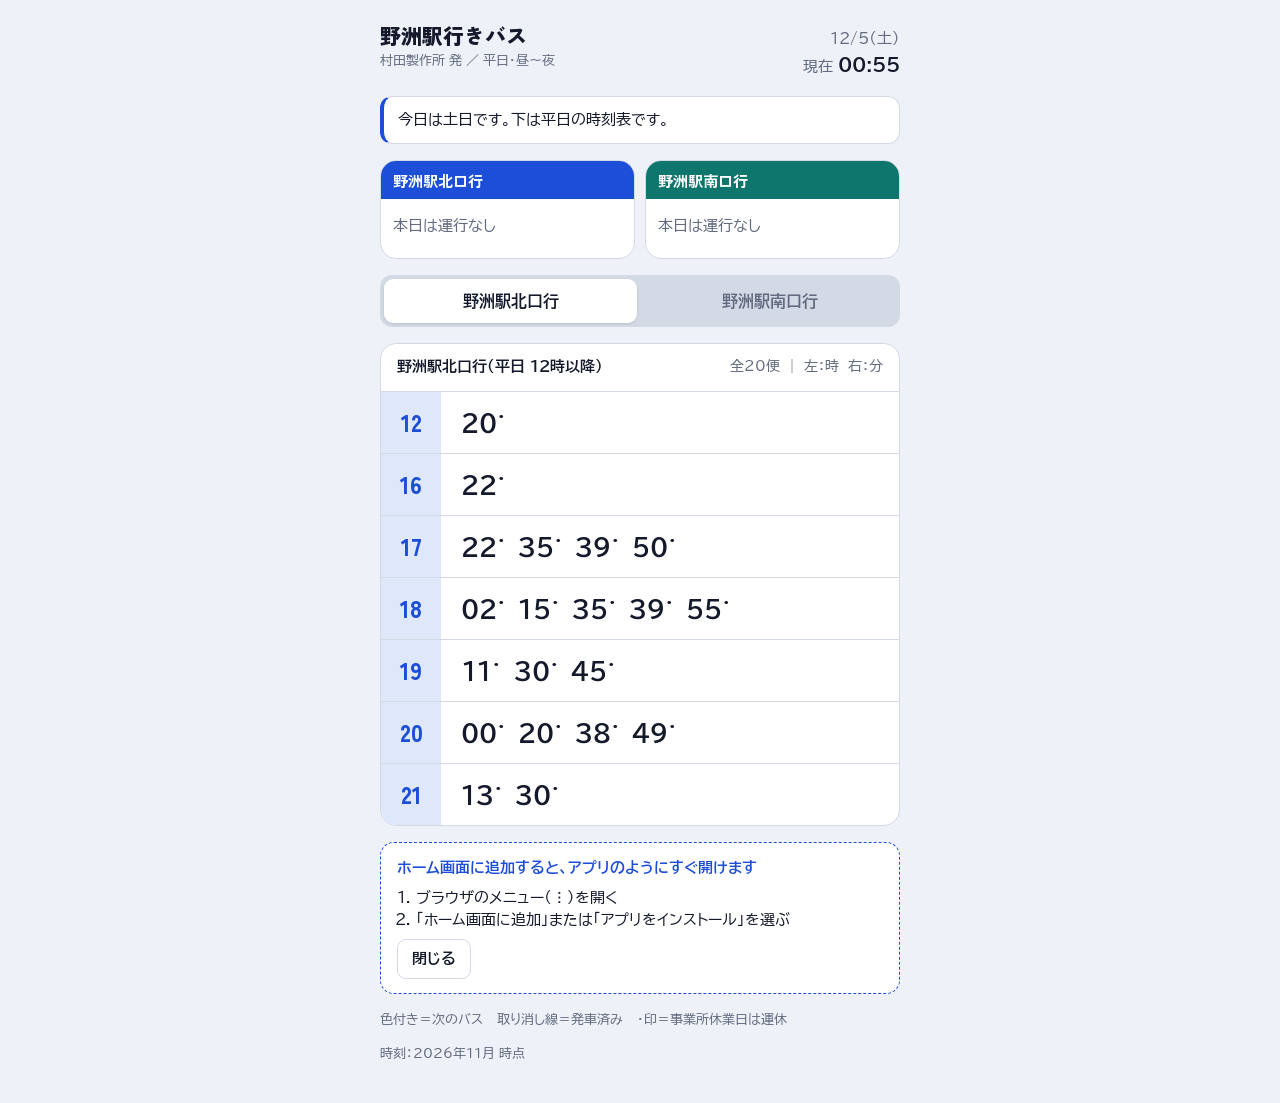
<file: yasu-bus/index.html>
<!doctype html>
<html lang="ja">
<head>
<meta charset="utf-8">
<meta name="viewport" content="width=device-width, initial-scale=1, viewport-fit=cover">
<title>野洲駅行きバス</title>
<meta name="description" content="村田製作所バス停から野洲駅北口・南口行きの平日バス時刻（昼〜夜）と、次の2本を表示します。">
<meta name="theme-color" content="#1d4ed8">
<link rel="manifest" href="manifest.webmanifest">
<link rel="icon" href="icon.svg" type="image/svg+xml">
<link rel="apple-touch-icon" href="apple-touch-icon.png">
<meta name="apple-mobile-web-app-capable" content="yes">
<meta name="mobile-web-app-capable" content="yes">
<meta name="apple-mobile-web-app-title" content="野洲駅バス">
<meta name="apple-mobile-web-app-status-bar-style" content="default">
<link rel="preconnect" href="https://fonts.googleapis.com">
<link rel="stylesheet" href="https://fonts.googleapis.com/css2?family=BIZ+UDPGothic:wght@400;700&family=Zen+Kaku+Gothic+New:wght@700;900&display=swap">
<style>
/* Layout: two "next 2 buses" cards (北口｜南口) side by side, like the widget; full 時｜分 table below with a direction switch */
:root {
  --bg: #eef1f8;
  --surface: #ffffff;
  --fg: #141a2b;
  --muted: #636b80;
  --line: #d4d9e6;
  --accent: #1d4ed8;
  --accent-fg: #ffffff;
  --accent-soft: #dfe7fb;
  --south: #0f766e;
  --south-soft: #d9f0ed;
  --font-display: "Zen Kaku Gothic New", "Hiragino Sans", "Yu Gothic", sans-serif;
  --font-body: "BIZ UDPGothic", "Hiragino Sans", "Yu Gothic", "Meiryo", sans-serif;
}
@media (prefers-color-scheme: dark) {
  :root:not([data-theme="light"]) {
    --bg: #0e121c; --surface: #171d2b; --fg: #e7ebf5; --muted: #98a1b6; --line: #2a3246;
    --accent: #6d95f5; --accent-fg: #0a1020; --accent-soft: #1f2a48; --south: #3fbfb0; --south-soft: #17332f;
    color-scheme: dark;
  }
}
:root[data-theme="dark"] {
  --bg: #0e121c; --surface: #171d2b; --fg: #e7ebf5; --muted: #98a1b6; --line: #2a3246;
  --accent: #6d95f5; --accent-fg: #0a1020; --accent-soft: #1f2a48; --south: #3fbfb0; --south-soft: #17332f;
  color-scheme: dark;
}

* { box-sizing: border-box; }
html { -webkit-text-size-adjust: 100%; }
[hidden] { display: none !important; }
body {
  margin: 0; background: var(--bg); color: var(--fg);
  font-family: var(--font-body); font-size: 16px; line-height: 1.5;
  padding-left: max(16px, env(safe-area-inset-left, 0px));
  padding-right: max(16px, env(safe-area-inset-right, 0px));
  padding-top: calc(20px + env(safe-area-inset-top, 0px));
  padding-bottom: calc(40px + env(safe-area-inset-bottom, 0px));
}
.wrap { max-width: 520px; margin: 0 auto; display: flex; flex-direction: column; gap: 16px; }

header { display: flex; justify-content: space-between; align-items: baseline; gap: 12px; flex-wrap: wrap; }
h1 { font-family: var(--font-display); font-weight: 900; font-size: 1.3rem; margin: 0; }
h1 small { display: block; font-family: var(--font-body); font-weight: 400; font-size: .8rem; color: var(--muted); }
.clock { font-variant-numeric: tabular-nums; color: var(--muted); font-size: .95rem; text-align: right; }
.clock b { color: var(--fg); font-size: 1.2rem; }

.notice { background: var(--surface); border: 1px solid var(--line); border-left: 4px solid var(--accent); border-radius: 12px; padding: 12px 14px; font-size: .92rem; }

/* next-2 cards */
.cards { display: grid; grid-template-columns: 1fr 1fr; gap: 10px; }
.card { --c: var(--accent); --c-soft: var(--accent-soft); background: var(--surface); border: 1px solid var(--line); border-radius: 16px; overflow: hidden; display: flex; flex-direction: column; }
.card.south { --c: var(--south); --c-soft: var(--south-soft); }
.card .dest { background: var(--c); color: var(--accent-fg); font-family: var(--font-display); font-weight: 700; font-size: .95rem; padding: 8px 12px; }
.card .body { padding: 10px 12px 14px; display: flex; flex-direction: column; gap: 6px; }
.card .t1 { font-family: var(--font-display); font-weight: 900; font-variant-numeric: tabular-nums; font-size: clamp(2rem, 11vw, 2.8rem); line-height: 1.05; color: var(--c); }
.card .w1 { font-weight: 700; font-size: .95rem; }
.card .t2 { font-variant-numeric: tabular-nums; font-size: 1.15rem; font-weight: 700; color: var(--muted); border-top: 1px dashed var(--line); padding-top: 6px; }
.card .t2 span { font-size: .8rem; font-weight: 400; }
.card .none { font-size: .95rem; color: var(--muted); padding: 6px 0; }
.card.soon .w1 { color: #c2410c; }

/* direction switch */
.tabs { display: grid; grid-template-columns: 1fr 1fr; gap: 6px; background: var(--line); padding: 4px; border-radius: 12px; }
.tabs button { font: inherit; font-weight: 700; border: 0; border-radius: 9px; padding: 10px 8px; background: transparent; color: var(--muted); cursor: pointer; }
.tabs button[aria-selected="true"] { background: var(--surface); color: var(--fg); box-shadow: 0 1px 3px rgb(0 0 0 / .12); }
.tabs button:focus-visible { outline: 3px solid var(--accent); outline-offset: 1px; }

/* 時｜分 table */
.table { --c: var(--accent); --c-soft: var(--accent-soft); background: var(--surface); border: 1px solid var(--line); border-radius: 16px; overflow: hidden; }
.table.south { --c: var(--south); --c-soft: var(--south-soft); }
.table h2 { margin: 0; padding: 12px 16px; font-size: .95rem; border-bottom: 1px solid var(--line); display: flex; justify-content: space-between; gap: 8px; flex-wrap: wrap; }
.table h2 span { color: var(--muted); font-weight: 400; font-size: .85rem; }
.row { display: grid; grid-template-columns: 60px 1fr; border-bottom: 1px solid var(--line); }
.row:last-child { border-bottom: 0; }
.hour { background: var(--c-soft); color: var(--c); font-family: var(--font-display); font-weight: 900; font-size: 1.45rem; display: grid; place-items: center; font-variant-numeric: tabular-nums; }
.mins { display: flex; flex-wrap: wrap; gap: 6px; padding: 10px 12px; }
.min { font-variant-numeric: tabular-nums; font-weight: 700; font-size: 1.5rem; min-width: 2.6ch; text-align: center; padding: 2px 8px; border-radius: 8px; }
.min.past { color: var(--muted); opacity: .45; text-decoration: line-through; font-weight: 400; }
.min.is-next { background: var(--c); color: var(--accent-fg); }
.min.off::after { content: "・"; font-size: .7em; vertical-align: super; margin-right: -.6em; }
.empty { padding: 16px; color: var(--muted); font-size: .92rem; }

.legend { font-size: .8rem; color: var(--muted); display: flex; gap: 14px; flex-wrap: wrap; margin: 0; }

.install { background: var(--surface); border: 1px dashed var(--accent); border-radius: 14px; padding: 14px 16px; display: flex; flex-direction: column; gap: 8px; font-size: .92rem; }
.install strong { color: var(--accent); }
.install ol { margin: 0; padding-left: 1.3em; }
.install .actions { display: flex; gap: 8px; flex-wrap: wrap; }
.install button { font: inherit; font-weight: 700; border-radius: 9px; padding: 8px 14px; cursor: pointer; border: 1px solid var(--line); background: transparent; color: var(--fg); }
.install button.primary { background: var(--accent); color: var(--accent-fg); border-color: var(--accent); }
</style>
</head>
<body>

<div class="wrap">
  <header>
    <h1>野洲駅行きバス<small>村田製作所 発 ／ 平日・昼〜夜</small></h1>
    <div class="clock"><span id="today"></span><br>現在 <b id="now">--:--</b></div>
  </header>

  <div class="notice" id="notice" hidden></div>

  <section class="cards" id="cards" aria-live="polite"></section>

  <div class="tabs" role="tablist" id="tabs"></div>
  <section class="table" id="table"></section>

  <section class="install" id="install" hidden>
    <strong>ホーム画面に追加すると、アプリのようにすぐ開けます</strong>
    <div id="install-steps"></div>
    <div class="actions">
      <button type="button" class="primary" id="install-btn" hidden>ホーム画面に追加</button>
      <button type="button" id="install-close">閉じる</button>
    </div>
  </section>

  <p class="legend"><span>色付き＝次のバス</span><span>取り消し線＝発車済み</span><span>・印＝事業所休業日は運休</span><span id="asof"></span></p>
</div>

<script>
const pad = n => String(n).padStart(2, "0");
const toMin = t => { const [h, m] = t.split(":").map(Number); return h * 60 + m; };
const ymd = d => `${d.getFullYear()}-${pad(d.getMonth() + 1)}-${pad(d.getDate())}`;
const WD = ["日", "月", "火", "水", "木", "金", "土"];

let data = null;
let current = "north";
try { const s = sessionStorage.getItem("yasu-dir"); if (s) current = s; } catch (e) {}

async function load() {
  try {
    const r = await fetch("timetable.json", { cache: "no-cache" });
    data = await r.json();
  } catch (e) {
    data = { routes: [], closedDates: [], fromHour: 12 };
  }
  buildTabs();
  render();
}

// 平日ダイヤが走る日か（土日・運休日はfalse）
// 平日ダイヤが走る日か（土日はfalse）
function runsOn(d) { const w = d.getDay(); return w !== 0 && w !== 6; }
// 事業所の休業日か（* の便が運休）
const isClosed = d => (data.closedDates || []).includes(ymd(d));
// "13:10*" の * は「事業所が休みの時は運休」
const isOff = (route, t) => (route.times || []).includes(t + "*");
function shownTimes(route, d) {
  const from = (data.fromHour ?? 12) * 60;
  const closed = d && isClosed(d);
  return (route.times || [])
    .filter(t => !(closed && t.endsWith("*")))
    .map(t => t.replace("*", ""))
    .filter(t => toMin(t) >= from)
    .sort((a, b) => toMin(a) - toMin(b));
}

function buildTabs() {
  const tabs = document.getElementById("tabs");
  tabs.innerHTML = "";
  if (!data.routes.some(r => r.id === current)) current = data.routes[0]?.id;
  data.routes.forEach(r => {
    const b = document.createElement("button");
    b.type = "button"; b.role = "tab"; b.dataset.id = r.id; b.textContent = r.name;
    b.addEventListener("click", () => {
      current = r.id;
      try { sessionStorage.setItem("yasu-dir", current); } catch (e) {}
      render();
    });
    tabs.appendChild(b);
  });
}

function waitText(diff) {
  if (diff <= 0) return "まもなく発車";
  if (diff < 60) return `あと ${diff} 分`;
  return `あと ${Math.floor(diff / 60)} 時間 ${diff % 60} 分`;
}

function render() {
  if (!data) return;
  const d = new Date();
  const now = d.getHours() * 60 + d.getMinutes();
  const running = runsOn(d);
  document.getElementById("now").textContent = `${pad(d.getHours())}:${pad(d.getMinutes())}`;
  document.getElementById("today").textContent = `${d.getMonth() + 1}/${d.getDate()}（${WD[d.getDay()]}）`;
  document.getElementById("asof").textContent = data.asOf ? `時刻：${data.asOf} 時点` : "";

  const hasData = data.routes.some(r => (r.times || []).length);
  const notice = document.getElementById("notice");
  if (!hasData) {
    notice.hidden = false;
    notice.textContent = "時刻データがまだ登録されていません（timetable.json に追加してください）。";
  } else if (!running) {
    notice.hidden = false;
    notice.textContent = "今日は土日です。下は平日の時刻表です。";
  } else if (isClosed(d)) {
    notice.hidden = false;
    notice.textContent = "今日は事業所の休業日です。休業日に運休する便（・印）を除いて表示しています。";
  } else notice.hidden = true;

  // next 2 cards
  document.getElementById("cards").innerHTML = data.routes.map(r => {
    const times = shownTimes(r, running ? d : null);
    const up = running ? times.filter(t => toMin(t) >= now) : [];
    let body;
    if (!(r.times || []).length) body = `<div class="none">時刻未登録</div>`;
    else if (!times.length) body = `<div class="none">本日は休業日のため運休</div>`;
    else if (!running) body = `<div class="none">本日は運行なし</div>`;
    else if (!up.length) body = `<div class="none">本日の運行は<br>終了しました</div>`;
    else {
      const diff = toMin(up[0]) - now;
      body = `<div class="t1">${up[0]}</div><div class="w1">${waitText(diff)}</div>` +
        (up[1] ? `<div class="t2"><span>次</span> ${up[1]} <span>${toMin(up[1]) - now}分後</span></div>` : `<div class="t2"><span>これが最終です</span></div>`);
    }
    const soon = up.length && toMin(up[0]) - now <= 10 ? " soon" : "";
    return `<article class="card ${r.id}${soon}"><div class="dest">${r.name}</div><div class="body">${body}</div></article>`;
  }).join("");

  // table
  document.querySelectorAll("#tabs button").forEach(b => b.setAttribute("aria-selected", String(b.dataset.id === current)));
  const route = data.routes.find(r => r.id === current);
  const tbl = document.getElementById("table");
  if (!route) { tbl.innerHTML = ""; return; }
  tbl.className = "table " + route.id;
  const times = shownTimes(route, running ? d : null);
  const nextT = running ? times.find(t => toMin(t) >= now) : null;
  const byHour = {};
  times.forEach(t => (byHour[Number(t.split(":")[0])] ||= []).push(t));
  const rows = Object.keys(byHour).map(Number).sort((a, b) => a - b).map(h => `
    <div class="row"><div class="hour">${h}</div><div class="mins">${byHour[h].map(t => {
      const cls = t === nextT ? "is-next" : (running && toMin(t) < now ? "past" : "");
      const off = isOff(route, t) ? " off" : "";
      return `<span class="min ${cls}${off}" title="${t}${off ? "（事業所休業日は運休）" : ""}">${t.split(":")[1]}</span>`;
    }).join("")}</div></div>`).join("");
  tbl.innerHTML = `<h2>${route.name}（平日 ${data.fromHour ?? 12}時以降）<span>全${times.length}便 ｜ 左：時　右：分</span></h2>` +
    (rows || `<div class="empty">時刻が未登録です。</div>`);
}

load();
setInterval(render, 30000);
document.addEventListener("visibilitychange", () => { if (!document.hidden) load(); });

// ---- ホーム画面に追加（PWA） ----
if ("serviceWorker" in navigator) {
  window.addEventListener("load", () => navigator.serviceWorker.register("sw.js").catch(() => {}));
}
(function () {
  const box = document.getElementById("install");
  const steps = document.getElementById("install-steps");
  const btn = document.getElementById("install-btn");
  const standalone = matchMedia("(display-mode: standalone)").matches || navigator.standalone === true;
  let dismissed = false;
  try { dismissed = localStorage.getItem("yasu-install-dismissed") === "1"; } catch (e) {}
  if (standalone || dismissed) return;
  const ua = navigator.userAgent;
  const isIOS = /iPhone|iPad|iPod/.test(ua) || (navigator.platform === "MacIntel" && navigator.maxTouchPoints > 1);
  steps.innerHTML = isIOS
    ? "<ol><li>Safari で開く</li><li>画面下の共有ボタン（□に↑）をタップ</li><li>「ホーム画面に追加」→「追加」</li></ol>"
    : "<ol><li>ブラウザのメニュー（︙）を開く</li><li>「ホーム画面に追加」または「アプリをインストール」を選ぶ</li></ol>";
  box.hidden = false;
  let deferred = null;
  window.addEventListener("beforeinstallprompt", e => { e.preventDefault(); deferred = e; btn.hidden = false; });
  btn.addEventListener("click", async () => {
    if (!deferred) return;
    deferred.prompt();
    const { outcome } = await deferred.userChoice;
    deferred = null; btn.hidden = true;
    if (outcome === "accepted") box.hidden = true;
  });
  window.addEventListener("appinstalled", () => { box.hidden = true; });
  document.getElementById("install-close").addEventListener("click", () => {
    box.hidden = true;
    try { localStorage.setItem("yasu-install-dismissed", "1"); } catch (e) {}
  });
})();
</script>
</body>
</html>
</file>
